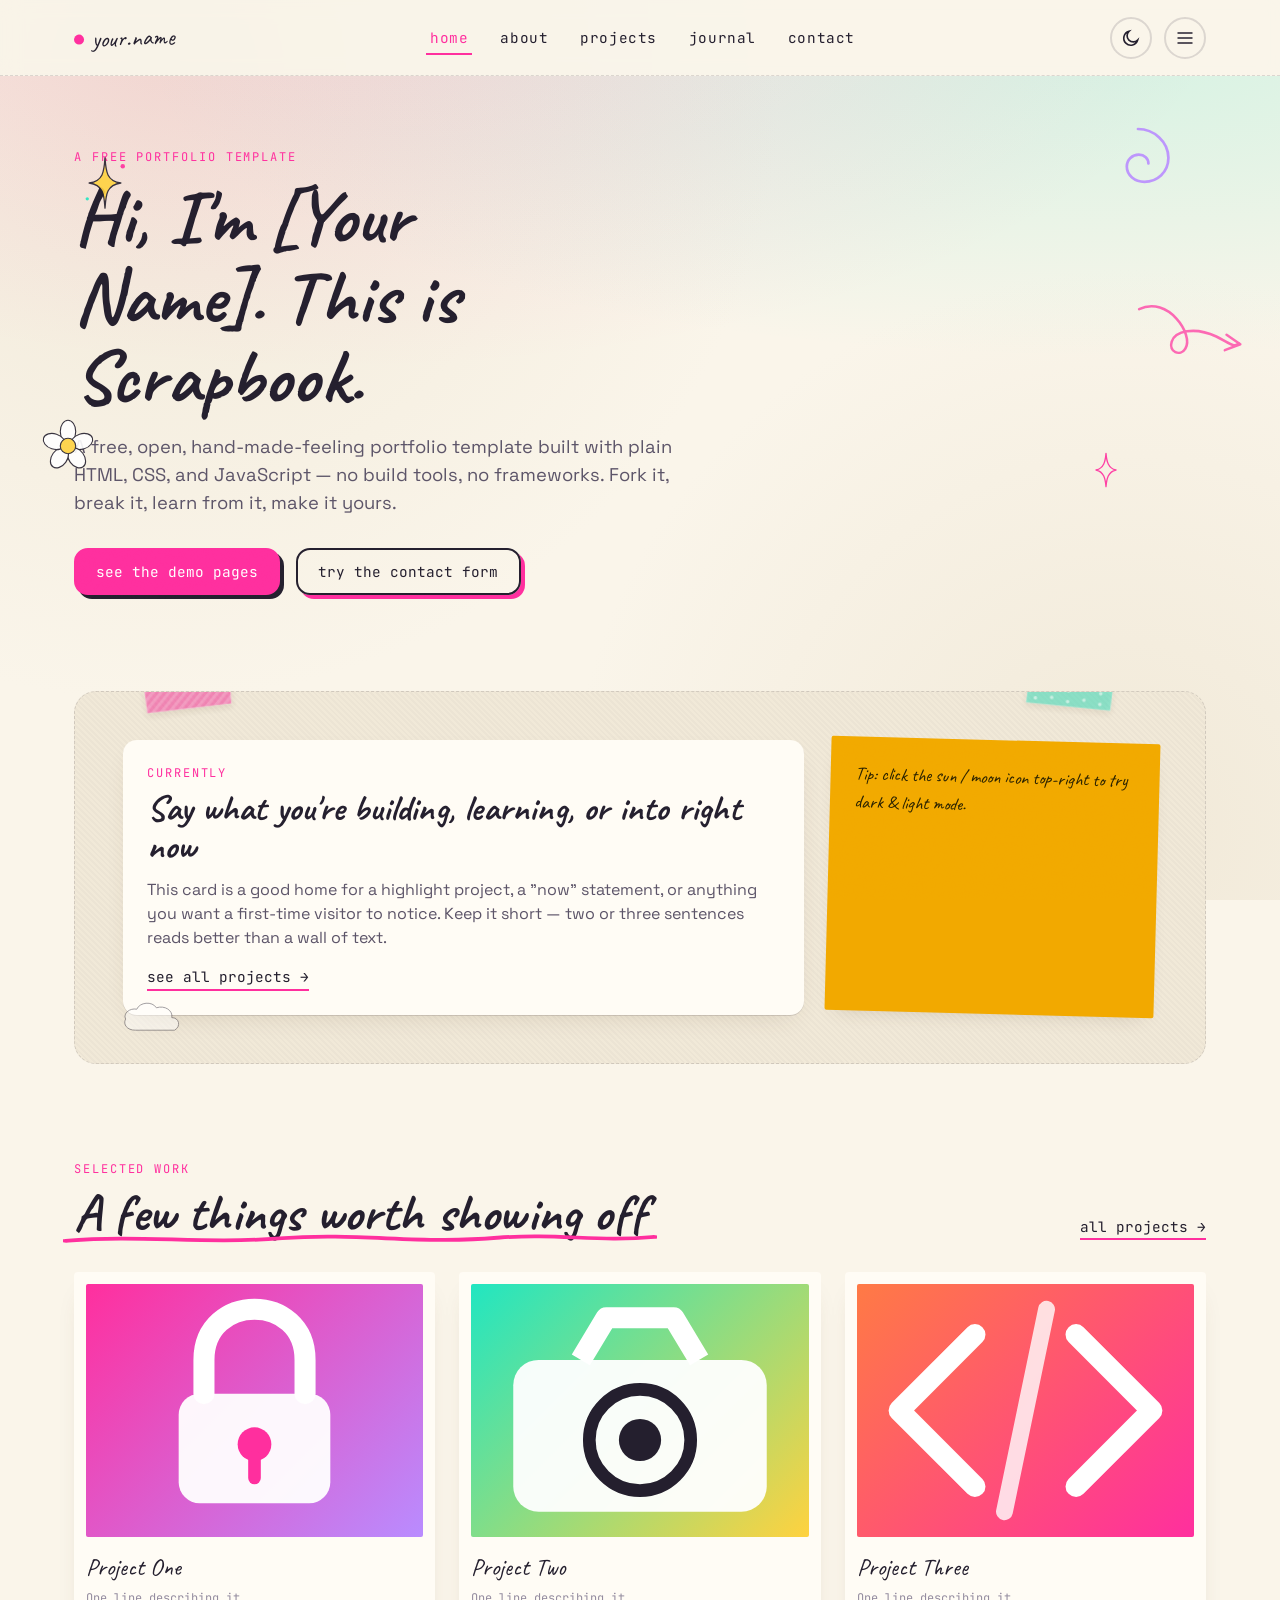
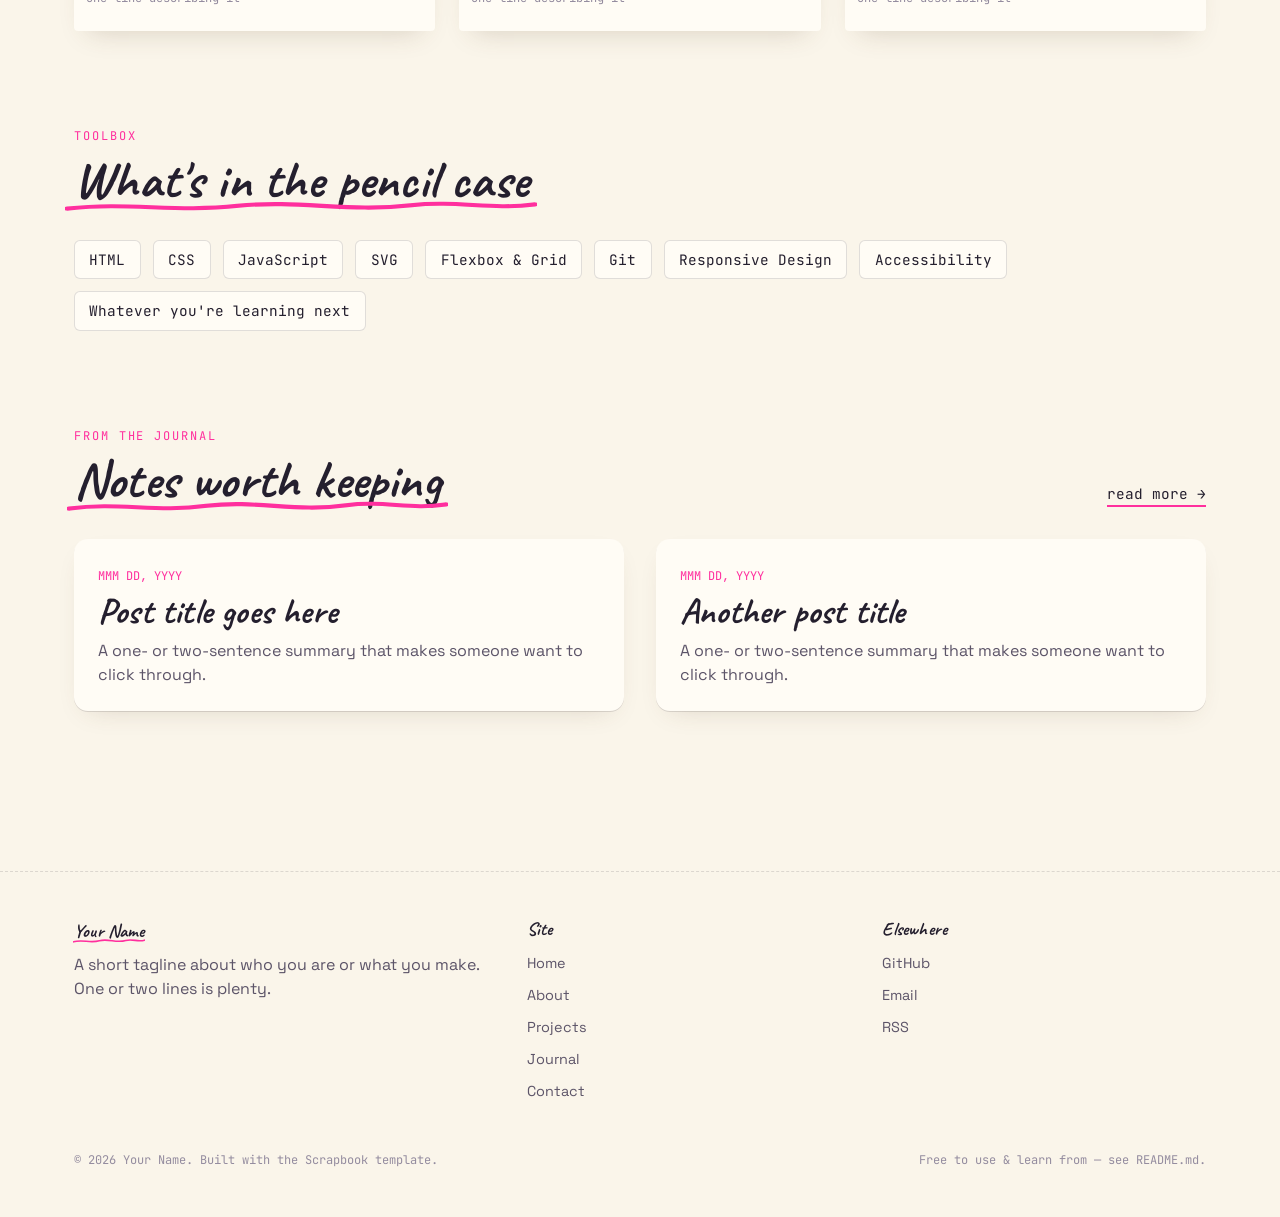
<file: index.html>
<!DOCTYPE html>
<html lang="en">
<head>
<meta charset="UTF-8">
<meta name="viewport" content="width=device-width, initial-scale=1.0">
<title>Scrapbook — Free HTML/CSS/JS Portfolio Template</title>
<meta name="description" content="Scrapbook: a free, beginner-friendly portfolio template built with plain HTML, CSS, and JavaScript. No build tools, no frameworks — just view source and learn.">

<!--
  ============================================================
  SCRAPBOOK — a learn-by-example HTML/CSS/JS template
  ============================================================
  This file is HOME. There are 4 more pages: about.html,
  projects.html, journal.html, contact.html — they all share
  the same header/nav/footer markup, so once you understand
  one page you understand all five.

  Look for comments like the one around this block — they
  mark the parts you're most likely to want to edit first.
  Everything else (layout, spacing, animation) lives in the
  css/ and js/ folders and is commented there too.
  ============================================================
-->

<!-- This tiny inline script sets the color theme BEFORE the page
     paints, so switching pages never causes a flash of the wrong
     theme. It reads the choice saved by js/theme.js. -->
<script>
  (function () {
    try {
      var saved = localStorage.getItem('scrapbook-theme');
      var theme = saved || (window.matchMedia('(prefers-color-scheme: light)').matches ? 'light' : 'dark');
      document.documentElement.setAttribute('data-theme', theme);
    } catch (e) { document.documentElement.setAttribute('data-theme', 'dark'); }
  })();
</script>

<!-- 3 Google Fonts loaded via CDN — swap these for any fonts you like.
     Just update the family names here AND in css/variables.css. -->
<link rel="preconnect" href="https://fonts.googleapis.com">
<link rel="preconnect" href="https://fonts.gstatic.com" crossorigin>
<link href="https://fonts.googleapis.com/css2?family=Caveat:wght@500;700&family=Space+Grotesk:wght@400;500;700&family=JetBrains+Mono:wght@400;500&display=swap" rel="stylesheet">

<!-- Stylesheets load in this order on purpose: reset first, then
     tokens, then everything that uses those tokens. See README.md
     for what each file is responsible for. -->
<link rel="stylesheet" href="css/reset.css">
<link rel="stylesheet" href="css/variables.css">
<link rel="stylesheet" href="css/base.css">
<link rel="stylesheet" href="css/layout.css">
<link rel="stylesheet" href="css/components.css">
<link rel="stylesheet" href="css/animations.css">
<link rel="stylesheet" href="css/themes.css">
</head>
<body data-page="home">
<a class="visually-hidden" href="#main">Skip to content</a>

<!-- ============================================================
     HEADER / NAV — identical on every page. Edit the brand text
     and links once, then copy this whole <header> + <nav> block
     into the other pages if you add or rename a section.
     ============================================================ -->
<header class="site-header">
  <div class="wrap">
    <a href="index.html" class="brand"><span class="brand-dot"></span>your.name</a>
    <nav class="nav-primary" aria-label="Primary">
      <ul>
        <li><a href="index.html" aria-current="page">home</a></li>
        <li><a href="about.html">about</a></li>
        <li><a href="projects.html">projects</a></li>
        <li><a href="journal.html">journal</a></li>
        <li><a href="contact.html">contact</a></li>
      </ul>
    </nav>
    <div class="header-tools">
      <!-- Dark/light toggle. Logic lives in js/theme.js — this button
           just needs the class "theme-toggle" to work anywhere. -->
      <button class="icon-btn theme-toggle" aria-pressed="false" aria-label="Switch to light mode">
        <svg class="icon-sun" viewBox="0 0 24 24" fill="none" stroke="currentColor" stroke-width="2"><circle cx="12" cy="12" r="4"/><path d="M12 2v2M12 20v2M4.9 4.9l1.4 1.4M17.7 17.7l1.4 1.4M2 12h2M20 12h2M4.9 19.1l1.4-1.4M17.7 6.3l1.4-1.4"/></svg>
        <svg class="icon-moon" viewBox="0 0 24 24" fill="none" stroke="currentColor" stroke-width="2"><path d="M20 14.5A8.5 8.5 0 1 1 9.5 4a7 7 0 0 0 10.5 10.5Z"/></svg>
      </button>
      <!-- Mobile menu button, hidden on desktop by css/layout.css.
           Logic lives in js/nav.js. -->
      <button class="icon-btn nav-toggle" aria-expanded="false" aria-controls="nav-drawer" aria-label="Open menu">
        <svg viewBox="0 0 24 24" fill="none" stroke="currentColor" stroke-width="2"><path d="M3 6h18M3 12h18M3 18h18"/></svg>
      </button>
    </div>
  </div>
</header>

<!-- Mobile nav drawer: full-screen overlay shown only under ~860px wide.
     Try resizing your browser to see it, or use dev tools' device toolbar. -->
<nav id="nav-drawer" class="nav-drawer" aria-label="Mobile">
  <button class="icon-btn drawer-close" aria-label="Close menu">
    <svg viewBox="0 0 24 24" fill="none" stroke="currentColor" stroke-width="2"><path d="M6 6l12 12M18 6L6 18"/></svg>
  </button>
  <ul>
    <li><a href="index.html">home</a></li>
    <li><a href="about.html">about</a></li>
    <li><a href="projects.html">projects</a></li>
    <li><a href="journal.html">journal</a></li>
    <li><a href="contact.html">contact</a></li>
  </ul>
</nav>

<main id="main">

  <!-- ============================================================
       ✏️ EDIT ME — Hero
       This is the first thing visitors see. Swap the eyebrow text,
       headline, subtext, and button labels/links for your own.
       ============================================================ -->
  <section class="page-hero" data-sparkle-trail style="position:relative;">
    <!-- Decorative SVGs. Each is just an <img> with a class for
         animation (.float, .float-slow, .spin-slow) and inline
         top/left/width to position it. Move, resize, delete, or
         swap the src for any file in assets/svg/. -->
    <img src="assets/svg/star.svg" class="doodle float" alt="" style="width:56px; top:14%; left:6%;" aria-hidden="true">
    <img src="assets/svg/flower.svg" class="doodle float-slow" alt="" style="width:60px; top:60%; left:3%;" aria-hidden="true">
    <img src="assets/svg/swirl.svg" class="doodle spin-slow" alt="" style="width:80px; top:8%; right:8%;" aria-hidden="true">
    <img src="assets/svg/star-outline.svg" class="doodle float" alt="" style="width:40px; top:66%; right:12%;" aria-hidden="true">
    <img src="assets/svg/arrow-curly.svg" class="doodle" alt="" style="width:120px; top:38%; right:2%; opacity:0.7;" aria-hidden="true">

    <div class="wrap">
      <p class="eyebrow reveal">a free portfolio template</p>
      <h1 class="reveal" style="margin-top: var(--sp-3); max-width: 16ch;">Hi, I'm [Your Name]. This is Scrapbook.</h1>
      <p class="reveal" style="margin-top: var(--sp-4); font-size: var(--fs-md); max-width: 50ch;">
        A free, open, hand-made-feeling portfolio template built with plain HTML, CSS,
        and JavaScript — no build tools, no frameworks. Fork it, break it, learn from it,
        make it yours.
      </p>
      <div class="reveal" style="margin-top: var(--sp-6); display:flex; gap: var(--sp-4); flex-wrap: wrap;">
        <a href="projects.html" class="btn btn-primary">see the demo pages</a>
        <a href="contact.html" class="btn btn-ghost">try the contact form</a>
      </div>
    </div>
  </section>

  <!-- ============================================================
       ✏️ EDIT ME — Corkboard intro
       A good spot for a "what I'm working on right now" callout.
       The sticky note on the right is just a styled <div> — see
       .sticky-note in css/components.css.
       ============================================================ -->
  <section>
    <div class="wrap">
      <div class="corkboard reveal">
        <img src="assets/svg/tape-pink.svg" class="tape" alt="" style="top:-14px; left:6%; transform: rotate(-6deg);" aria-hidden="true">
        <img src="assets/svg/tape-teal.svg" class="tape" alt="" style="top:-14px; right:8%; transform: rotate(5deg);" aria-hidden="true">
        <img src="assets/svg/cloud.svg" class="doodle float-slow" alt="" style="width:70px; bottom:6%; left:4%; opacity:0.5;" aria-hidden="true">

        <div class="grid-3">
          <div class="card tilt--1" style="grid-column: span 2;">
            <p class="eyebrow">currently</p>
            <h3 style="margin-top: var(--sp-2);">Say what you're building, learning, or into right now</h3>
            <p style="margin-top: var(--sp-3);">
              This card is a good home for a highlight project, a "now" statement, or
              anything you want a first-time visitor to notice. Keep it short — two or
              three sentences reads better than a wall of text.
            </p>
            <a href="projects.html" class="inline-link" style="display:inline-block; margin-top: var(--sp-4); font-family: var(--font-mono); font-size: var(--fs-sm);">see all projects →</a>
          </div>
          <div class="sticky-note tilt--3">
            Tip: click the sun / moon icon top-right to try dark &amp; light mode.
          </div>
        </div>
      </div>
    </div>
  </section>

  <!-- ============================================================
       ✏️ EDIT ME — Featured projects
       Each .polaroid is one project card. Duplicate the <figure>
       block to add more; delete extras to have fewer. Full project
       grid with more detail lives on projects.html.
       ============================================================ -->
  <section>
    <div class="wrap">
      <div class="section-head reveal">
        <div>
          <p class="eyebrow">selected work</p>
          <h2 class="scribble" style="margin-top: var(--sp-2);">A few things worth showing off</h2>
        </div>
        <a href="projects.html" class="inline-link" style="font-family: var(--font-mono); font-size: var(--fs-sm);">all projects →</a>
      </div>

      <div class="grid-3 reveal-stagger">
        <figure class="polaroid tilt--2">
          <div class="thumb" style="--thumb-a:#ff2f9e; --thumb-b:#b98cff;">
            <img src="assets/svg/icon-lock.svg" alt="" aria-hidden="true">
          </div>
          <figcaption>Project One</figcaption>
          <p class="cap-meta">One line describing it</p>
        </figure>
        <figure class="polaroid tilt--4">
          <div class="thumb" style="--thumb-a:#21e6c1; --thumb-b:#ffd23f;">
            <img src="assets/svg/icon-camera.svg" alt="" aria-hidden="true">
          </div>
          <figcaption>Project Two</figcaption>
          <p class="cap-meta">One line describing it</p>
        </figure>
        <figure class="polaroid tilt--1">
          <div class="thumb" style="--thumb-a:#ff7a45; --thumb-b:#ff2f9e;">
            <img src="assets/svg/icon-code.svg" alt="" aria-hidden="true">
          </div>
          <figcaption>Project Three</figcaption>
          <p class="cap-meta">One line describing it</p>
        </figure>
      </div>
    </div>
  </section>

  <!-- ============================================================
       ✏️ EDIT ME — Skills / chip cloud
       Each .chip is just a <span>. Add, remove, or reorder freely —
       the layout wraps automatically (see .chip-cloud, display:flex
       + flex-wrap in components.css).
       ============================================================ -->
  <section>
    <div class="wrap">
      <div class="section-head reveal">
        <div>
          <p class="eyebrow">toolbox</p>
          <h2 class="scribble" style="margin-top: var(--sp-2);">What's in the pencil case</h2>
        </div>
      </div>
      <div class="chip-cloud reveal-stagger">
        <span class="chip tilt--1">HTML</span>
        <span class="chip tilt--3">CSS</span>
        <span class="chip tilt--2">JavaScript</span>
        <span class="chip tilt--4">SVG</span>
        <span class="chip tilt--1">Flexbox &amp; Grid</span>
        <span class="chip tilt--5">Git</span>
        <span class="chip tilt--2">Responsive Design</span>
        <span class="chip tilt--3">Accessibility</span>
        <span class="chip tilt--1">Whatever you're learning next</span>
      </div>
    </div>
  </section>

  <!-- ============================================================
       ✏️ EDIT ME — Journal teaser
       Links to journal.html. Each .card here is one teaser; the
       full write-up would live as its own entry there.
       ============================================================ -->
  <section>
    <div class="wrap">
      <div class="section-head reveal">
        <div>
          <p class="eyebrow">from the journal</p>
          <h2 class="scribble" style="margin-top: var(--sp-2);">Notes worth keeping</h2>
        </div>
        <a href="journal.html" class="inline-link" style="font-family: var(--font-mono); font-size: var(--fs-sm);">read more →</a>
      </div>
      <div class="grid-2 reveal-stagger">
        <a class="card tilt--2" href="journal.html">
          <p class="journal-date" style="font-family: var(--font-mono); font-size: var(--fs-xs); color: var(--accent-pink);">MMM DD, YYYY</p>
          <h3 style="margin-top: var(--sp-2);">Post title goes here</h3>
          <p style="margin-top: var(--sp-2);">A one- or two-sentence summary that makes someone want to click through.</p>
        </a>
        <a class="card tilt--4" href="journal.html">
          <p class="journal-date" style="font-family: var(--font-mono); font-size: var(--fs-xs); color: var(--accent-pink);">MMM DD, YYYY</p>
          <h3 style="margin-top: var(--sp-2);">Another post title</h3>
          <p style="margin-top: var(--sp-2);">A one- or two-sentence summary that makes someone want to click through.</p>
        </a>
      </div>
    </div>
  </section>

</main>

<!-- ============================================================
     FOOTER — identical on every page, same as the header.
     ============================================================ -->
<footer class="site-footer">
  <div class="wrap">
    <div class="footer-grid">
      <div>
        <h4 class="scribble">Your Name</h4>
        <p>A short tagline about who you are or what you make. One or two lines is plenty.</p>
      </div>
      <div>
        <h4>Site</h4>
        <ul>
          <li><a href="index.html">Home</a></li>
          <li><a href="about.html">About</a></li>
          <li><a href="projects.html">Projects</a></li>
          <li><a href="journal.html">Journal</a></li>
          <li><a href="contact.html">Contact</a></li>
        </ul>
      </div>
      <div>
        <h4>Elsewhere</h4>
        <ul>
          <li><a href="https://github.com" target="_blank" rel="noopener">GitHub</a></li>
          <li><a href="mailto:hello@yourdomain.com">Email</a></li>
          <li><a href="#">RSS</a></li>
        </ul>
      </div>
    </div>
    <div class="footer-bottom">
      <span>&copy; <span id="year"></span> Your Name. Built with the Scrapbook template.</span>
      <span>Free to use &amp; learn from — see README.md.</span>
    </div>
  </div>
</footer>

<!-- Order matters a little: theme before nav/animations isn't required,
     but keeping them in this order matches the README's file list. -->
<script src="js/theme.js"></script>
<script src="js/nav.js"></script>
<script src="js/animations.js"></script>
<script src="js/main.js"></script>
</body>
</html>
</file>
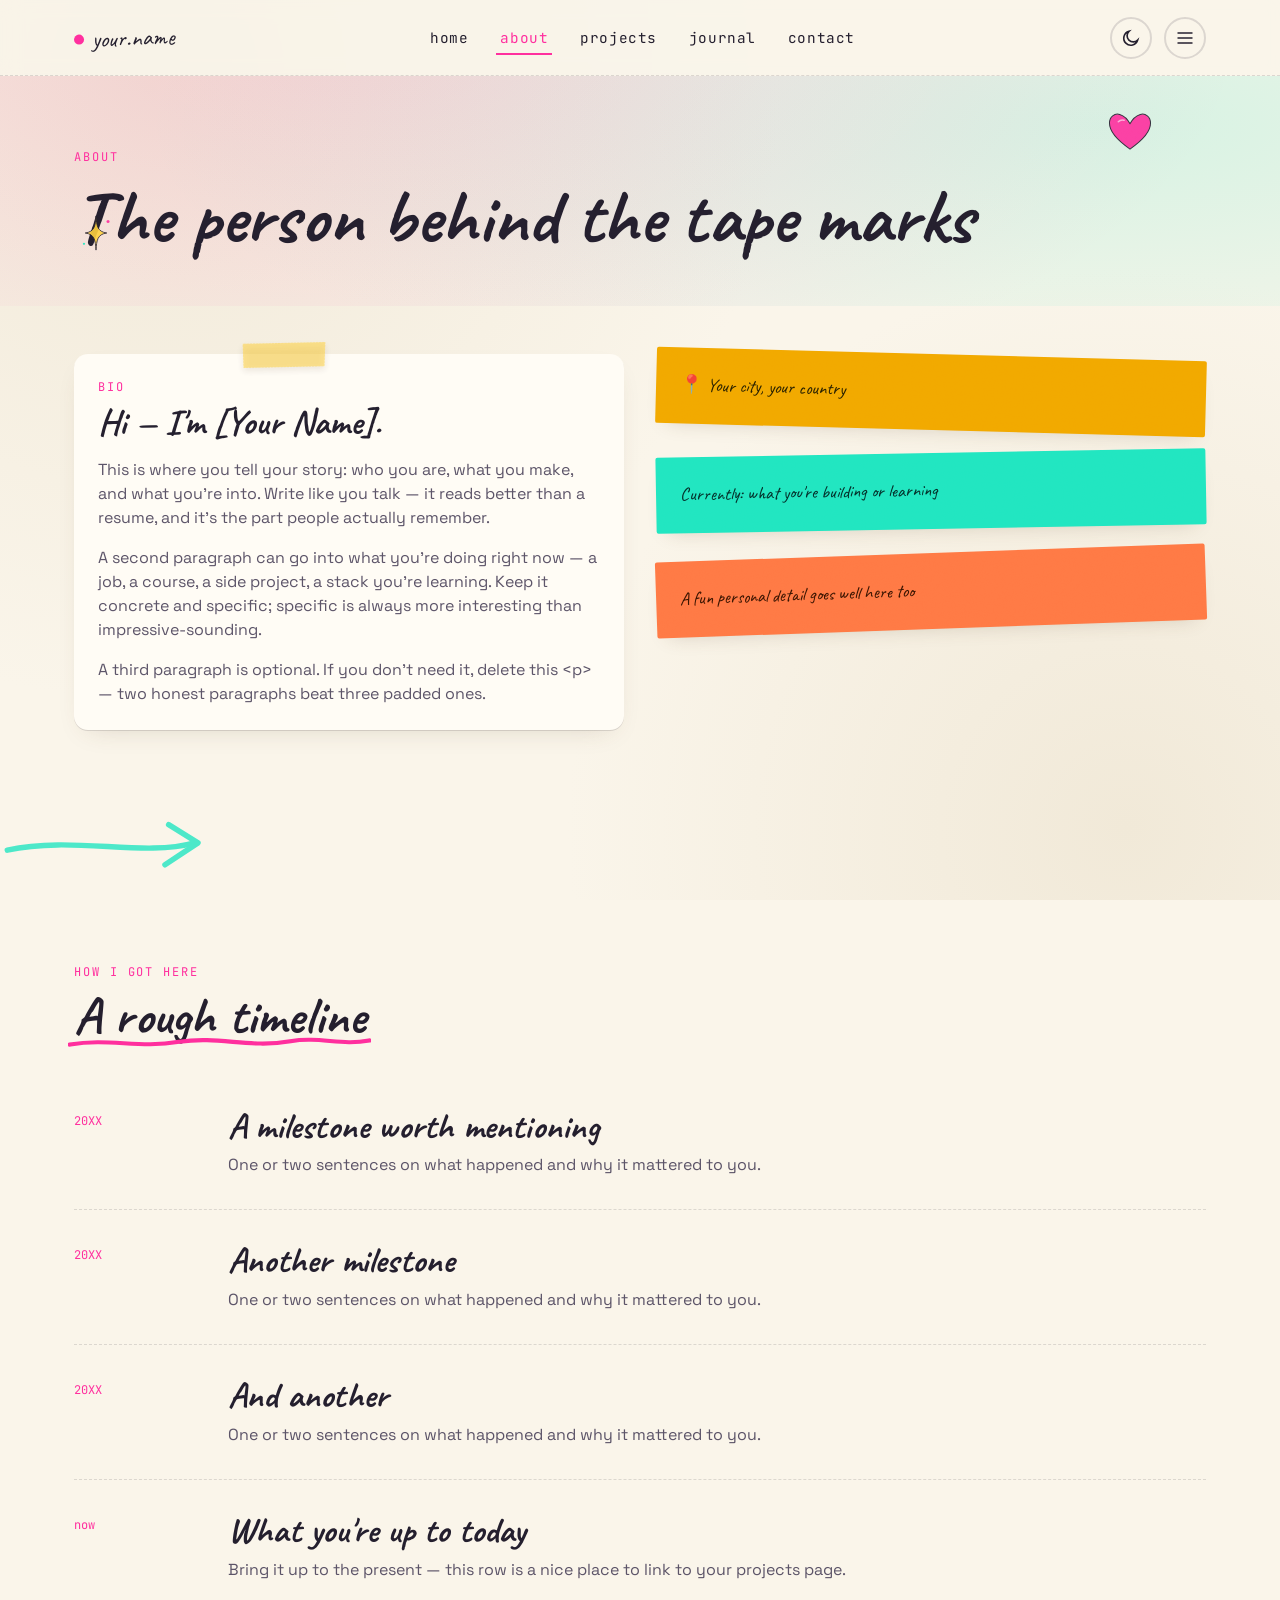
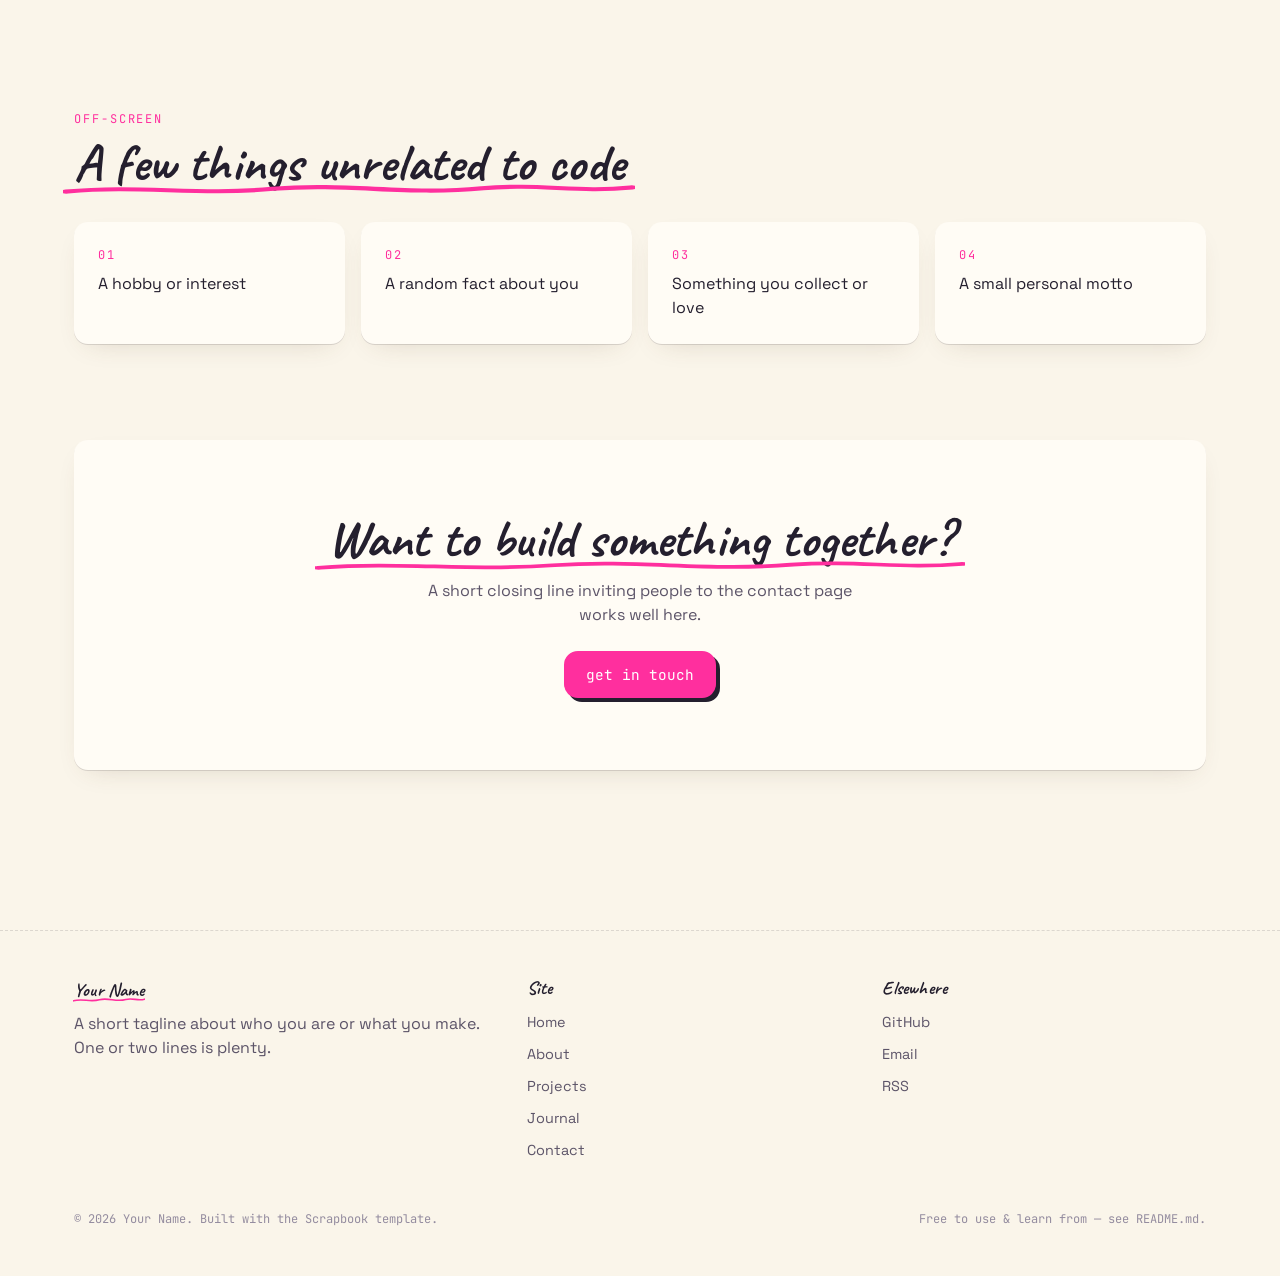
<file: about.html>
<!DOCTYPE html>
<html lang="en">
<head>
<meta charset="UTF-8">
<meta name="viewport" content="width=device-width, initial-scale=1.0">
<title>About — Scrapbook Template</title>
<meta name="description" content="About page from the Scrapbook portfolio template — a free, beginner-friendly HTML/CSS/JS starter.">

<!--
  ABOUT PAGE
  A bio, a timeline, and a grid of "fun facts" — three common
  about-page patterns you can keep, reorder, or delete.
-->

<script>
  (function () {
    try {
      var saved = localStorage.getItem('scrapbook-theme');
      var theme = saved || (window.matchMedia('(prefers-color-scheme: light)').matches ? 'light' : 'dark');
      document.documentElement.setAttribute('data-theme', theme);
    } catch (e) { document.documentElement.setAttribute('data-theme', 'dark'); }
  })();
</script>

<link rel="preconnect" href="https://fonts.googleapis.com">
<link rel="preconnect" href="https://fonts.gstatic.com" crossorigin>
<link href="https://fonts.googleapis.com/css2?family=Caveat:wght@500;700&family=Space+Grotesk:wght@400;500;700&family=JetBrains+Mono:wght@400;500&display=swap" rel="stylesheet">

<link rel="stylesheet" href="css/reset.css">
<link rel="stylesheet" href="css/variables.css">
<link rel="stylesheet" href="css/base.css">
<link rel="stylesheet" href="css/layout.css">
<link rel="stylesheet" href="css/components.css">
<link rel="stylesheet" href="css/animations.css">
<link rel="stylesheet" href="css/themes.css">
</head>
<body data-page="about">
<a class="visually-hidden" href="#main">Skip to content</a>

<header class="site-header">
  <div class="wrap">
    <a href="index.html" class="brand"><span class="brand-dot"></span>your.name</a>
    <nav class="nav-primary" aria-label="Primary">
      <ul>
        <li><a href="index.html">home</a></li>
        <li><a href="about.html" aria-current="page">about</a></li>
        <li><a href="projects.html">projects</a></li>
        <li><a href="journal.html">journal</a></li>
        <li><a href="contact.html">contact</a></li>
      </ul>
    </nav>
    <div class="header-tools">
      <button class="icon-btn theme-toggle" aria-pressed="false" aria-label="Switch to light mode">
        <svg class="icon-sun" viewBox="0 0 24 24" fill="none" stroke="currentColor" stroke-width="2"><circle cx="12" cy="12" r="4"/><path d="M12 2v2M12 20v2M4.9 4.9l1.4 1.4M17.7 17.7l1.4 1.4M2 12h2M20 12h2M4.9 19.1l1.4-1.4M17.7 6.3l1.4-1.4"/></svg>
        <svg class="icon-moon" viewBox="0 0 24 24" fill="none" stroke="currentColor" stroke-width="2"><path d="M20 14.5A8.5 8.5 0 1 1 9.5 4a7 7 0 0 0 10.5 10.5Z"/></svg>
      </button>
      <button class="icon-btn nav-toggle" aria-expanded="false" aria-controls="nav-drawer" aria-label="Open menu">
        <svg viewBox="0 0 24 24" fill="none" stroke="currentColor" stroke-width="2"><path d="M3 6h18M3 12h18M3 18h18"/></svg>
      </button>
    </div>
  </div>
</header>

<nav id="nav-drawer" class="nav-drawer" aria-label="Mobile">
  <button class="icon-btn drawer-close" aria-label="Close menu">
    <svg viewBox="0 0 24 24" fill="none" stroke="currentColor" stroke-width="2"><path d="M6 6l12 12M18 6L6 18"/></svg>
  </button>
  <ul>
    <li><a href="index.html">home</a></li>
    <li><a href="about.html">about</a></li>
    <li><a href="projects.html">projects</a></li>
    <li><a href="journal.html">journal</a></li>
    <li><a href="contact.html">contact</a></li>
  </ul>
</nav>

<main id="main">

  <section class="page-hero">
    <img src="assets/svg/heart.svg" class="doodle float" alt="" style="width:44px; top:16%; right:10%;" aria-hidden="true">
    <img src="assets/svg/star.svg" class="doodle float-slow" alt="" style="width:38px; top:60%; left:6%;" aria-hidden="true">
    <div class="wrap">
      <p class="eyebrow reveal">about</p>
      <h1 class="reveal" style="margin-top: var(--sp-3);">The person behind the tape marks</h1>
    </div>
  </section>

  <!-- ✏️ EDIT ME — Bio. Two or three short paragraphs beat one long one. -->
  <section>
    <div class="wrap grid-2 reveal">
      <div class="card tilt--1">
        <img src="assets/svg/tape-yellow.svg" class="tape" alt="" style="top:-16px; left:30%;" aria-hidden="true">
        <p class="eyebrow">bio</p>
        <h2 style="margin-top: var(--sp-2); font-size: var(--fs-xl);">Hi — I'm [Your Name].</h2>
        <p style="margin-top: var(--sp-4);">
          This is where you tell your story: who you are, what you make, and what you're
          into. Write like you talk — it reads better than a resume, and it's the part
          people actually remember.
        </p>
        <p style="margin-top: var(--sp-4);">
          A second paragraph can go into what you're doing right now — a job, a course,
          a side project, a stack you're learning. Keep it concrete and specific;
          specific is always more interesting than impressive-sounding.
        </p>
        <p style="margin-top: var(--sp-4);">
          A third paragraph is optional. If you don't need it, delete this &lt;p&gt; —
          two honest paragraphs beat three padded ones.
        </p>
      </div>

      <div style="display:flex; flex-direction:column; gap: var(--sp-5);">
        <div class="sticky-note tilt--3">📍 Your city, your country</div>
        <div class="sticky-note tilt--5" style="background: var(--accent-teal); color:#04302a;">Currently: what you're building or learning</div>
        <div class="sticky-note tilt--2" style="background: var(--accent-orange); color:#3a1400;">A fun personal detail goes well here too</div>
      </div>
    </div>
  </section>

  <img src="assets/svg/arrow-straight.svg" class="doodle-divider" alt="" aria-hidden="true">

  <!-- ✏️ EDIT ME — Timeline. Each .journal-entry is one milestone.
       Duplicate the block to add a row, delete to remove one. -->
  <section>
    <div class="wrap">
      <div class="section-head reveal">
        <div>
          <p class="eyebrow">how I got here</p>
          <h2 class="scribble" style="margin-top: var(--sp-2);">A rough timeline</h2>
        </div>
      </div>

      <div class="reveal-stagger" style="display:flex; flex-direction:column; gap: 0;">
        <div class="journal-entry">
          <span class="journal-date">20XX</span>
          <div>
            <h3>A milestone worth mentioning</h3>
            <p>One or two sentences on what happened and why it mattered to you.</p>
          </div>
        </div>
        <div class="journal-entry">
          <span class="journal-date">20XX</span>
          <div>
            <h3>Another milestone</h3>
            <p>One or two sentences on what happened and why it mattered to you.</p>
          </div>
        </div>
        <div class="journal-entry">
          <span class="journal-date">20XX</span>
          <div>
            <h3>And another</h3>
            <p>One or two sentences on what happened and why it mattered to you.</p>
          </div>
        </div>
        <div class="journal-entry">
          <span class="journal-date">now</span>
          <div>
            <h3>What you're up to today</h3>
            <p>Bring it up to the present — this row is a nice place to link to your projects page.</p>
          </div>
        </div>
      </div>
    </div>
  </section>

  <!-- ✏️ EDIT ME — Fun facts grid. Purely optional personality section. -->
  <section>
    <div class="wrap">
      <div class="section-head reveal">
        <div>
          <p class="eyebrow">off-screen</p>
          <h2 class="scribble" style="margin-top: var(--sp-2);">A few things unrelated to code</h2>
        </div>
      </div>
      <div class="grid-4 reveal-stagger">
        <div class="card tilt--2"><p class="eyebrow">01</p><p style="margin-top:var(--sp-2); color: var(--ink);">A hobby or interest</p></div>
        <div class="card tilt--4"><p class="eyebrow">02</p><p style="margin-top:var(--sp-2); color: var(--ink);">A random fact about you</p></div>
        <div class="card tilt--1"><p class="eyebrow">03</p><p style="margin-top:var(--sp-2); color: var(--ink);">Something you collect or love</p></div>
        <div class="card tilt--3"><p class="eyebrow">04</p><p style="margin-top:var(--sp-2); color: var(--ink);">A small personal motto</p></div>
      </div>
    </div>
  </section>

  <section>
    <div class="wrap">
      <div class="card reveal" style="text-align:center; padding: var(--sp-8);">
        <h2 class="scribble">Want to build something together?</h2>
        <p style="margin: var(--sp-3) auto 0; max-width: 46ch;">A short closing line inviting people to the contact page works well here.</p>
        <a href="contact.html" class="btn btn-primary" style="margin-top: var(--sp-5);">get in touch</a>
      </div>
    </div>
  </section>

</main>

<footer class="site-footer">
  <div class="wrap">
    <div class="footer-grid">
      <div>
        <h4 class="scribble">Your Name</h4>
        <p>A short tagline about who you are or what you make. One or two lines is plenty.</p>
      </div>
      <div>
        <h4>Site</h4>
        <ul>
          <li><a href="index.html">Home</a></li>
          <li><a href="about.html">About</a></li>
          <li><a href="projects.html">Projects</a></li>
          <li><a href="journal.html">Journal</a></li>
          <li><a href="contact.html">Contact</a></li>
        </ul>
      </div>
      <div>
        <h4>Elsewhere</h4>
        <ul>
          <li><a href="https://github.com" target="_blank" rel="noopener">GitHub</a></li>
          <li><a href="mailto:hello@yourdomain.com">Email</a></li>
          <li><a href="#">RSS</a></li>
        </ul>
      </div>
    </div>
    <div class="footer-bottom">
      <span>&copy; <span id="year"></span> Your Name. Built with the Scrapbook template.</span>
      <span>Free to use &amp; learn from — see README.md.</span>
    </div>
  </div>
</footer>

<script src="js/theme.js"></script>
<script src="js/nav.js"></script>
<script src="js/animations.js"></script>
<script src="js/main.js"></script>
</body>
</html>
</file>
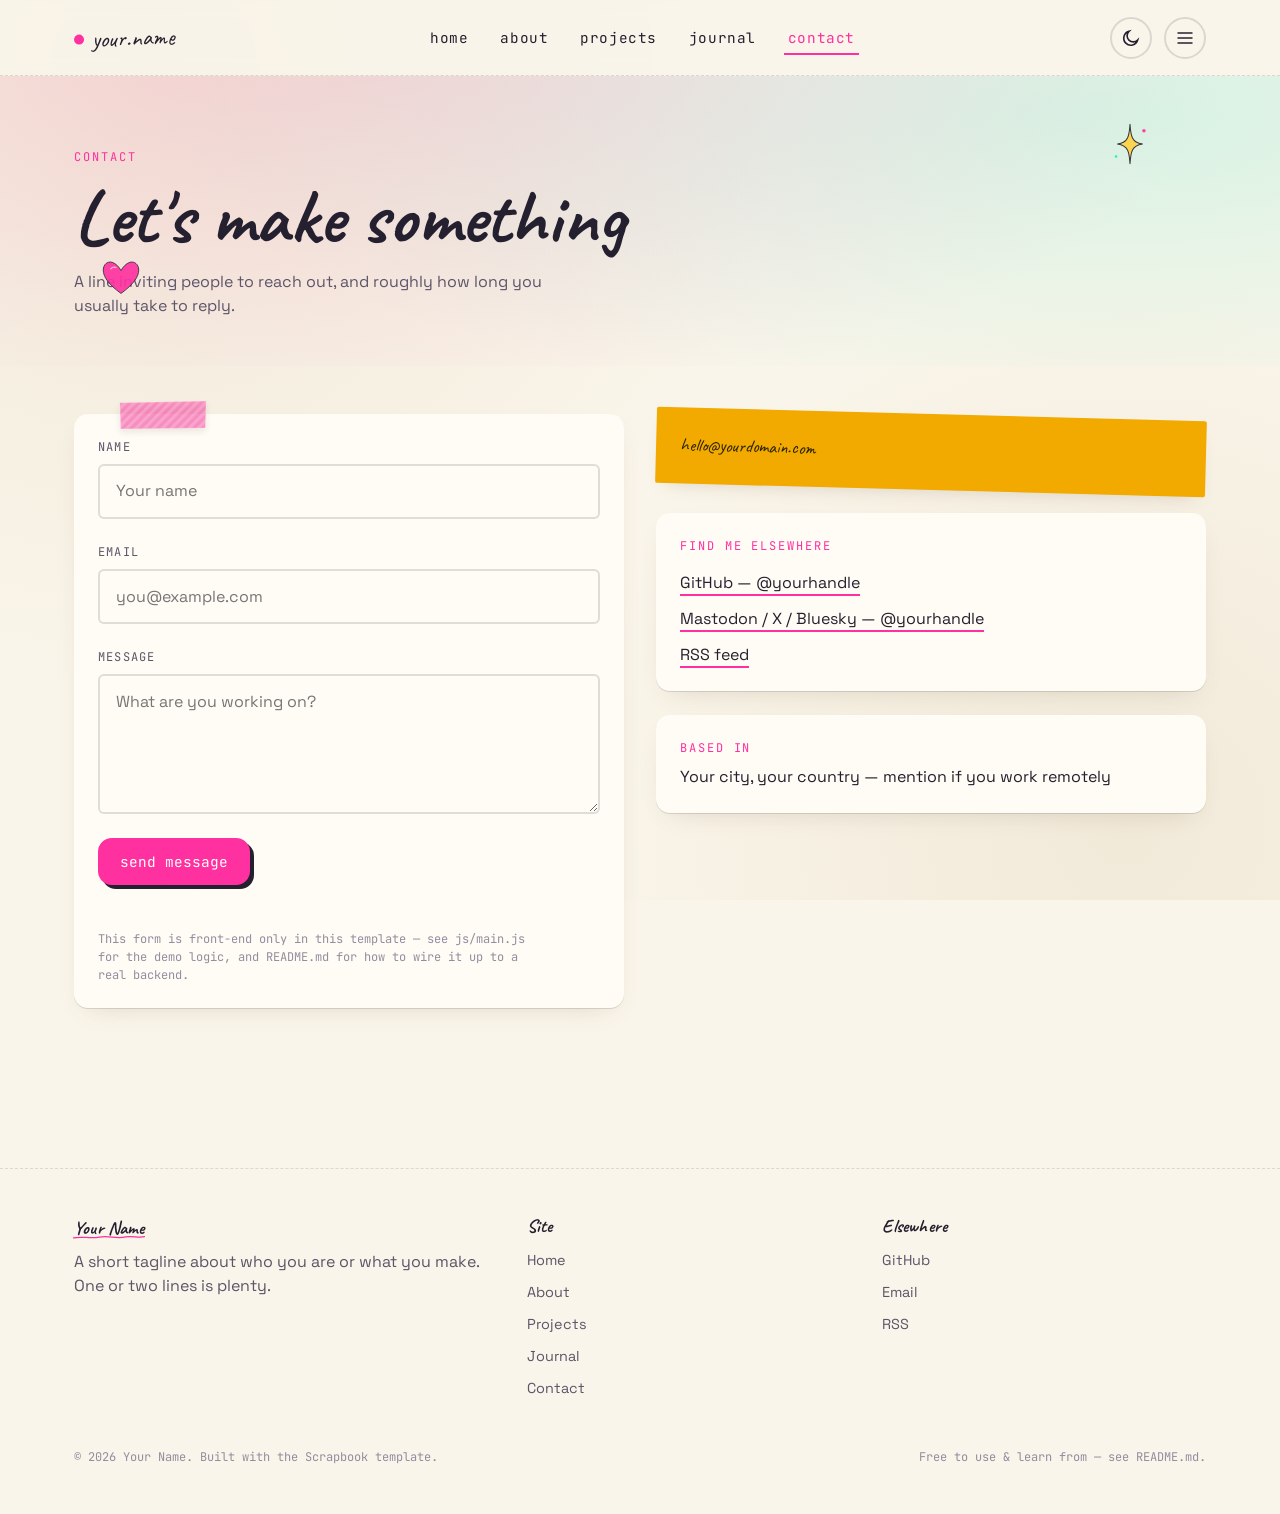
<file: contact.html>
<!DOCTYPE html>
<html lang="en">
<head>
<meta charset="UTF-8">
<meta name="viewport" content="width=device-width, initial-scale=1.0">
<title>Contact — Scrapbook Template</title>
<meta name="description" content="Contact page from the Scrapbook portfolio template — a free, beginner-friendly HTML/CSS/JS starter.">

<!--
  CONTACT PAGE
  A plain HTML form (no backend attached) plus a couple of static
  "find me elsewhere" cards. Good page to study if you're learning
  form markup: labels, input types, required fields, and how
  js/main.js listens for the submit event.
-->

<script>
  (function () {
    try {
      var saved = localStorage.getItem('scrapbook-theme');
      var theme = saved || (window.matchMedia('(prefers-color-scheme: light)').matches ? 'light' : 'dark');
      document.documentElement.setAttribute('data-theme', theme);
    } catch (e) { document.documentElement.setAttribute('data-theme', 'dark'); }
  })();
</script>

<link rel="preconnect" href="https://fonts.googleapis.com">
<link rel="preconnect" href="https://fonts.gstatic.com" crossorigin>
<link href="https://fonts.googleapis.com/css2?family=Caveat:wght@500;700&family=Space+Grotesk:wght@400;500;700&family=JetBrains+Mono:wght@400;500&display=swap" rel="stylesheet">

<link rel="stylesheet" href="css/reset.css">
<link rel="stylesheet" href="css/variables.css">
<link rel="stylesheet" href="css/base.css">
<link rel="stylesheet" href="css/layout.css">
<link rel="stylesheet" href="css/components.css">
<link rel="stylesheet" href="css/animations.css">
<link rel="stylesheet" href="css/themes.css">
</head>
<body data-page="contact">
<a class="visually-hidden" href="#main">Skip to content</a>

<header class="site-header">
  <div class="wrap">
    <a href="index.html" class="brand"><span class="brand-dot"></span>your.name</a>
    <nav class="nav-primary" aria-label="Primary">
      <ul>
        <li><a href="index.html">home</a></li>
        <li><a href="about.html">about</a></li>
        <li><a href="projects.html">projects</a></li>
        <li><a href="journal.html">journal</a></li>
        <li><a href="contact.html" aria-current="page">contact</a></li>
      </ul>
    </nav>
    <div class="header-tools">
      <button class="icon-btn theme-toggle" aria-pressed="false" aria-label="Switch to light mode">
        <svg class="icon-sun" viewBox="0 0 24 24" fill="none" stroke="currentColor" stroke-width="2"><circle cx="12" cy="12" r="4"/><path d="M12 2v2M12 20v2M4.9 4.9l1.4 1.4M17.7 17.7l1.4 1.4M2 12h2M20 12h2M4.9 19.1l1.4-1.4M17.7 6.3l1.4-1.4"/></svg>
        <svg class="icon-moon" viewBox="0 0 24 24" fill="none" stroke="currentColor" stroke-width="2"><path d="M20 14.5A8.5 8.5 0 1 1 9.5 4a7 7 0 0 0 10.5 10.5Z"/></svg>
      </button>
      <button class="icon-btn nav-toggle" aria-expanded="false" aria-controls="nav-drawer" aria-label="Open menu">
        <svg viewBox="0 0 24 24" fill="none" stroke="currentColor" stroke-width="2"><path d="M3 6h18M3 12h18M3 18h18"/></svg>
      </button>
    </div>
  </div>
</header>

<nav id="nav-drawer" class="nav-drawer" aria-label="Mobile">
  <button class="icon-btn drawer-close" aria-label="Close menu">
    <svg viewBox="0 0 24 24" fill="none" stroke="currentColor" stroke-width="2"><path d="M6 6l12 12M18 6L6 18"/></svg>
  </button>
  <ul>
    <li><a href="index.html">home</a></li>
    <li><a href="about.html">about</a></li>
    <li><a href="projects.html">projects</a></li>
    <li><a href="journal.html">journal</a></li>
    <li><a href="contact.html">contact</a></li>
  </ul>
</nav>

<main id="main">

  <section class="page-hero">
    <img src="assets/svg/star.svg" class="doodle float" alt="" style="width:44px; top:16%; right:10%;" aria-hidden="true">
    <img src="assets/svg/heart.svg" class="doodle float-slow" alt="" style="width:38px; top:64%; left:8%;" aria-hidden="true">
    <div class="wrap">
      <p class="eyebrow reveal">contact</p>
      <h1 class="reveal" style="margin-top: var(--sp-3);">Let's make something</h1>
      <p class="reveal" style="margin-top: var(--sp-3); max-width: 50ch;">
        A line inviting people to reach out, and roughly how long you usually take
        to reply.
      </p>
    </div>
  </section>

  <section>
    <div class="wrap grid-2" style="align-items:start;">

      <!-- ✏️ EDIT ME — Contact form. This form doesn't send anywhere yet:
           js/main.js listens for "submit" and shows a fake success message
           so you can see the interaction. Point the form at your own
           backend, a form service (Formspree, Getform, etc.), or a
           serverless function when you're ready, and delete the demo
           setTimeout in js/main.js. -->
      <form id="contact-form" class="card reveal tilt--1" novalidate style="position:relative;">
        <img src="assets/svg/tape-pink.svg" class="tape" alt="" style="top:-16px; left:8%;" aria-hidden="true">

        <div class="field">
          <label for="name">Name</label>
          <input type="text" id="name" name="name" required autocomplete="name" placeholder="Your name">
        </div>
        <div class="field">
          <label for="email">Email</label>
          <input type="email" id="email" name="email" required autocomplete="email" placeholder="you@example.com">
        </div>
        <div class="field">
          <label for="message">Message</label>
          <textarea id="message" name="message" required placeholder="What are you working on?"></textarea>
        </div>
        <button type="submit" class="btn btn-primary">send message</button>
        <p class="form-status" id="form-status" role="status" aria-live="polite"></p>
        <p class="form-note" style="margin-top: var(--sp-3);">
          This form is front-end only in this template — see js/main.js for the
          demo logic, and README.md for how to wire it up to a real backend.
        </p>
      </form>

      <div class="reveal" style="display:flex; flex-direction:column; gap: var(--sp-5);">
        <div class="sticky-note tilt--3">
          hello@yourdomain.com
        </div>
        <div class="card tilt--2">
          <p class="eyebrow">find me elsewhere</p>
          <ul style="margin-top: var(--sp-4); display:flex; flex-direction:column; gap: var(--sp-3);">
            <li><a class="inline-link" href="https://github.com" target="_blank" rel="noopener">GitHub — @yourhandle</a></li>
            <li><a class="inline-link" href="#">Mastodon / X / Bluesky — @yourhandle</a></li>
            <li><a class="inline-link" href="#">RSS feed</a></li>
          </ul>
        </div>
        <div class="card tilt--4">
          <p class="eyebrow">based in</p>
          <p style="margin-top: var(--sp-2); color: var(--ink);">Your city, your country — mention if you work remotely</p>
        </div>
      </div>

    </div>
  </section>

</main>

<footer class="site-footer">
  <div class="wrap">
    <div class="footer-grid">
      <div>
        <h4 class="scribble">Your Name</h4>
        <p>A short tagline about who you are or what you make. One or two lines is plenty.</p>
      </div>
      <div>
        <h4>Site</h4>
        <ul>
          <li><a href="index.html">Home</a></li>
          <li><a href="about.html">About</a></li>
          <li><a href="projects.html">Projects</a></li>
          <li><a href="journal.html">Journal</a></li>
          <li><a href="contact.html">Contact</a></li>
        </ul>
      </div>
      <div>
        <h4>Elsewhere</h4>
        <ul>
          <li><a href="https://github.com" target="_blank" rel="noopener">GitHub</a></li>
          <li><a href="mailto:hello@yourdomain.com">Email</a></li>
          <li><a href="#">RSS</a></li>
        </ul>
      </div>
    </div>
    <div class="footer-bottom">
      <span>&copy; <span id="year"></span> Your Name. Built with the Scrapbook template.</span>
      <span>Free to use &amp; learn from — see README.md.</span>
    </div>
  </div>
</footer>

<script src="js/theme.js"></script>
<script src="js/nav.js"></script>
<script src="js/animations.js"></script>
<script src="js/main.js"></script>
</body>
</html>
</file>
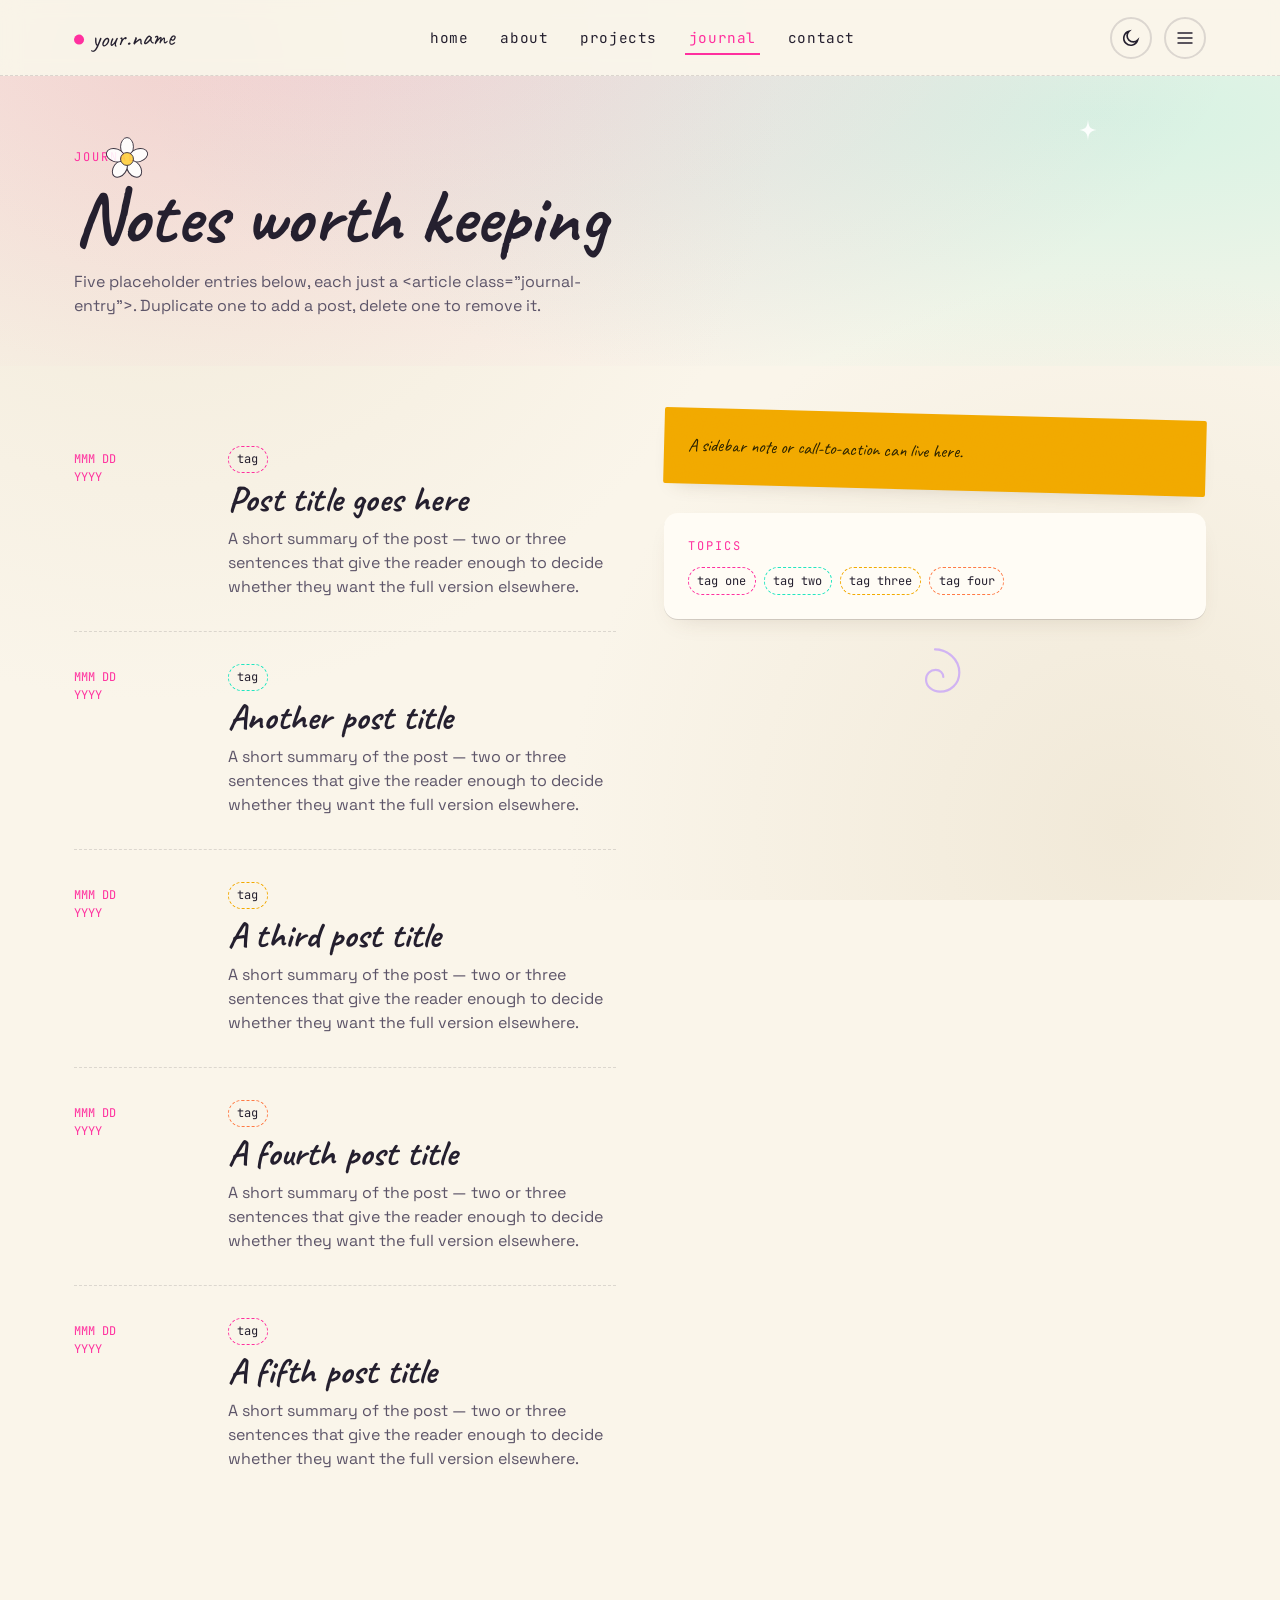
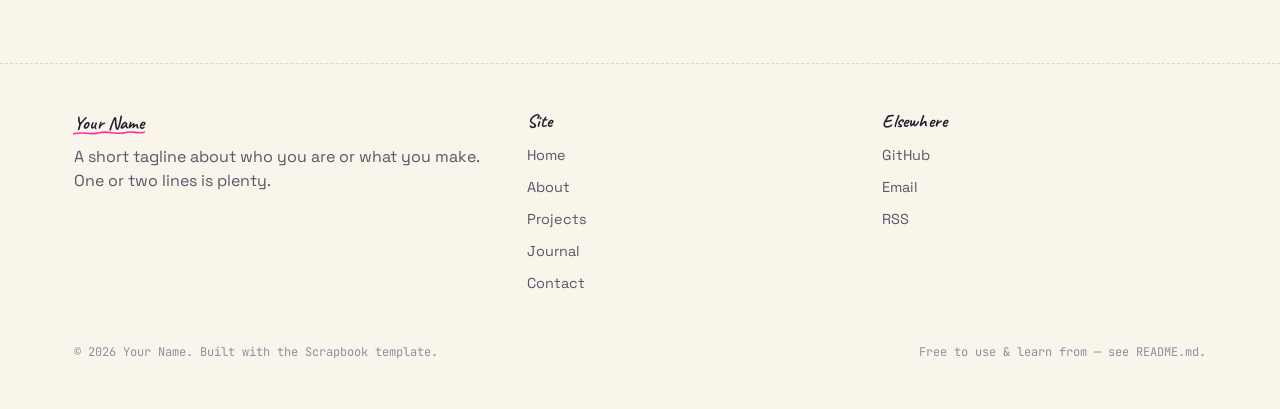
<file: journal.html>
<!DOCTYPE html>
<html lang="en">
<head>
<meta charset="UTF-8">
<meta name="viewport" content="width=device-width, initial-scale=1.0">
<title>Journal — Scrapbook Template</title>
<meta name="description" content="Journal page from the Scrapbook portfolio template — a free, beginner-friendly HTML/CSS/JS starter.">

<!--
  JOURNAL PAGE
  A simple blog-style list: date + tag + title + summary, repeated.
  There's no pagination or CMS here on purpose — it's plain HTML so
  you can see exactly how a list of posts is put together. When
  you're ready to add real posts regularly, this page is a good
  candidate for a static site generator, but you don't need one to
  start.
-->

<script>
  (function () {
    try {
      var saved = localStorage.getItem('scrapbook-theme');
      var theme = saved || (window.matchMedia('(prefers-color-scheme: light)').matches ? 'light' : 'dark');
      document.documentElement.setAttribute('data-theme', theme);
    } catch (e) { document.documentElement.setAttribute('data-theme', 'dark'); }
  })();
</script>

<link rel="preconnect" href="https://fonts.googleapis.com">
<link rel="preconnect" href="https://fonts.gstatic.com" crossorigin>
<link href="https://fonts.googleapis.com/css2?family=Caveat:wght@500;700&family=Space+Grotesk:wght@400;500;700&family=JetBrains+Mono:wght@400;500&display=swap" rel="stylesheet">

<link rel="stylesheet" href="css/reset.css">
<link rel="stylesheet" href="css/variables.css">
<link rel="stylesheet" href="css/base.css">
<link rel="stylesheet" href="css/layout.css">
<link rel="stylesheet" href="css/components.css">
<link rel="stylesheet" href="css/animations.css">
<link rel="stylesheet" href="css/themes.css">
</head>
<body data-page="journal">
<a class="visually-hidden" href="#main">Skip to content</a>

<header class="site-header">
  <div class="wrap">
    <a href="index.html" class="brand"><span class="brand-dot"></span>your.name</a>
    <nav class="nav-primary" aria-label="Primary">
      <ul>
        <li><a href="index.html">home</a></li>
        <li><a href="about.html">about</a></li>
        <li><a href="projects.html">projects</a></li>
        <li><a href="journal.html" aria-current="page">journal</a></li>
        <li><a href="contact.html">contact</a></li>
      </ul>
    </nav>
    <div class="header-tools">
      <button class="icon-btn theme-toggle" aria-pressed="false" aria-label="Switch to light mode">
        <svg class="icon-sun" viewBox="0 0 24 24" fill="none" stroke="currentColor" stroke-width="2"><circle cx="12" cy="12" r="4"/><path d="M12 2v2M12 20v2M4.9 4.9l1.4 1.4M17.7 17.7l1.4 1.4M2 12h2M20 12h2M4.9 19.1l1.4-1.4M17.7 6.3l1.4-1.4"/></svg>
        <svg class="icon-moon" viewBox="0 0 24 24" fill="none" stroke="currentColor" stroke-width="2"><path d="M20 14.5A8.5 8.5 0 1 1 9.5 4a7 7 0 0 0 10.5 10.5Z"/></svg>
      </button>
      <button class="icon-btn nav-toggle" aria-expanded="false" aria-controls="nav-drawer" aria-label="Open menu">
        <svg viewBox="0 0 24 24" fill="none" stroke="currentColor" stroke-width="2"><path d="M3 6h18M3 12h18M3 18h18"/></svg>
      </button>
    </div>
  </div>
</header>

<nav id="nav-drawer" class="nav-drawer" aria-label="Mobile">
  <button class="icon-btn drawer-close" aria-label="Close menu">
    <svg viewBox="0 0 24 24" fill="none" stroke="currentColor" stroke-width="2"><path d="M6 6l12 12M18 6L6 18"/></svg>
  </button>
  <ul>
    <li><a href="index.html">home</a></li>
    <li><a href="about.html">about</a></li>
    <li><a href="projects.html">projects</a></li>
    <li><a href="journal.html">journal</a></li>
    <li><a href="contact.html">contact</a></li>
  </ul>
</nav>

<main id="main">

  <section class="page-hero">
    <img src="assets/svg/flower.svg" class="doodle float" alt="" style="width:50px; top:20%; left:8%;" aria-hidden="true">
    <img src="assets/svg/sparkle-mini.svg" class="doodle float-slow" alt="" style="width:26px; top:14%; right:14%;" aria-hidden="true">
    <div class="wrap">
      <p class="eyebrow reveal">journal</p>
      <h1 class="reveal" style="margin-top: var(--sp-3);">Notes worth keeping</h1>
      <p class="reveal" style="margin-top: var(--sp-3); max-width: 52ch;">
        Five placeholder entries below, each just a &lt;article class="journal-entry"&gt;.
        Duplicate one to add a post, delete one to remove it.
      </p>
    </div>
  </section>

  <!-- ✏️ EDIT ME — Journal list. Each .journal-entry pairs a date with
       a tag, title, and short summary. The sidebar on the right is
       "position: sticky" so it stays in view while you scroll the list. -->
  <section>
    <div class="wrap grid-2" style="align-items:start; gap: var(--sp-7);">

      <div class="reveal-stagger" style="display:flex; flex-direction:column;">

        <article class="journal-entry">
          <span class="journal-date">MMM DD<br>YYYY</span>
          <div>
            <p class="tag tag--pink" style="display:inline-block;">tag</p>
            <h3 style="margin-top: var(--sp-2);">Post title goes here</h3>
            <p style="margin-top: var(--sp-2);">
              A short summary of the post — two or three sentences that give the reader
              enough to decide whether they want the full version elsewhere.
            </p>
          </div>
        </article>

        <article class="journal-entry">
          <span class="journal-date">MMM DD<br>YYYY</span>
          <div>
            <p class="tag" style="display:inline-block;">tag</p>
            <h3 style="margin-top: var(--sp-2);">Another post title</h3>
            <p style="margin-top: var(--sp-2);">
              A short summary of the post — two or three sentences that give the reader
              enough to decide whether they want the full version elsewhere.
            </p>
          </div>
        </article>

        <article class="journal-entry">
          <span class="journal-date">MMM DD<br>YYYY</span>
          <div>
            <p class="tag tag--yellow" style="display:inline-block;">tag</p>
            <h3 style="margin-top: var(--sp-2);">A third post title</h3>
            <p style="margin-top: var(--sp-2);">
              A short summary of the post — two or three sentences that give the reader
              enough to decide whether they want the full version elsewhere.
            </p>
          </div>
        </article>

        <article class="journal-entry">
          <span class="journal-date">MMM DD<br>YYYY</span>
          <div>
            <p class="tag tag--orange" style="display:inline-block;">tag</p>
            <h3 style="margin-top: var(--sp-2);">A fourth post title</h3>
            <p style="margin-top: var(--sp-2);">
              A short summary of the post — two or three sentences that give the reader
              enough to decide whether they want the full version elsewhere.
            </p>
          </div>
        </article>

        <article class="journal-entry">
          <span class="journal-date">MMM DD<br>YYYY</span>
          <div>
            <p class="tag tag--pink" style="display:inline-block;">tag</p>
            <h3 style="margin-top: var(--sp-2);">A fifth post title</h3>
            <p style="margin-top: var(--sp-2);">
              A short summary of the post — two or three sentences that give the reader
              enough to decide whether they want the full version elsewhere.
            </p>
          </div>
        </article>

      </div>

      <aside style="position:sticky; top: calc(var(--header-height) + 24px); display:flex; flex-direction:column; gap: var(--sp-5);">
        <div class="sticky-note tilt--3">
          A sidebar note or call-to-action can live here.
        </div>
        <div class="card tilt--1">
          <p class="eyebrow">topics</p>
          <div class="tag-row" style="margin-top: var(--sp-3);">
            <span class="tag tag--pink">tag one</span>
            <span class="tag">tag two</span>
            <span class="tag tag--yellow">tag three</span>
            <span class="tag tag--orange">tag four</span>
          </div>
        </div>
        <img src="assets/svg/swirl.svg" class="float-slow" alt="" style="width:64px; align-self:center; opacity:0.6;" aria-hidden="true">
      </aside>

    </div>
  </section>

</main>

<footer class="site-footer">
  <div class="wrap">
    <div class="footer-grid">
      <div>
        <h4 class="scribble">Your Name</h4>
        <p>A short tagline about who you are or what you make. One or two lines is plenty.</p>
      </div>
      <div>
        <h4>Site</h4>
        <ul>
          <li><a href="index.html">Home</a></li>
          <li><a href="about.html">About</a></li>
          <li><a href="projects.html">Projects</a></li>
          <li><a href="journal.html">Journal</a></li>
          <li><a href="contact.html">Contact</a></li>
        </ul>
      </div>
      <div>
        <h4>Elsewhere</h4>
        <ul>
          <li><a href="https://github.com" target="_blank" rel="noopener">GitHub</a></li>
          <li><a href="mailto:hello@yourdomain.com">Email</a></li>
          <li><a href="#">RSS</a></li>
        </ul>
      </div>
    </div>
    <div class="footer-bottom">
      <span>&copy; <span id="year"></span> Your Name. Built with the Scrapbook template.</span>
      <span>Free to use &amp; learn from — see README.md.</span>
    </div>
  </div>
</footer>

<script src="js/theme.js"></script>
<script src="js/nav.js"></script>
<script src="js/animations.js"></script>
<script src="js/main.js"></script>
</body>
</html>
</file>
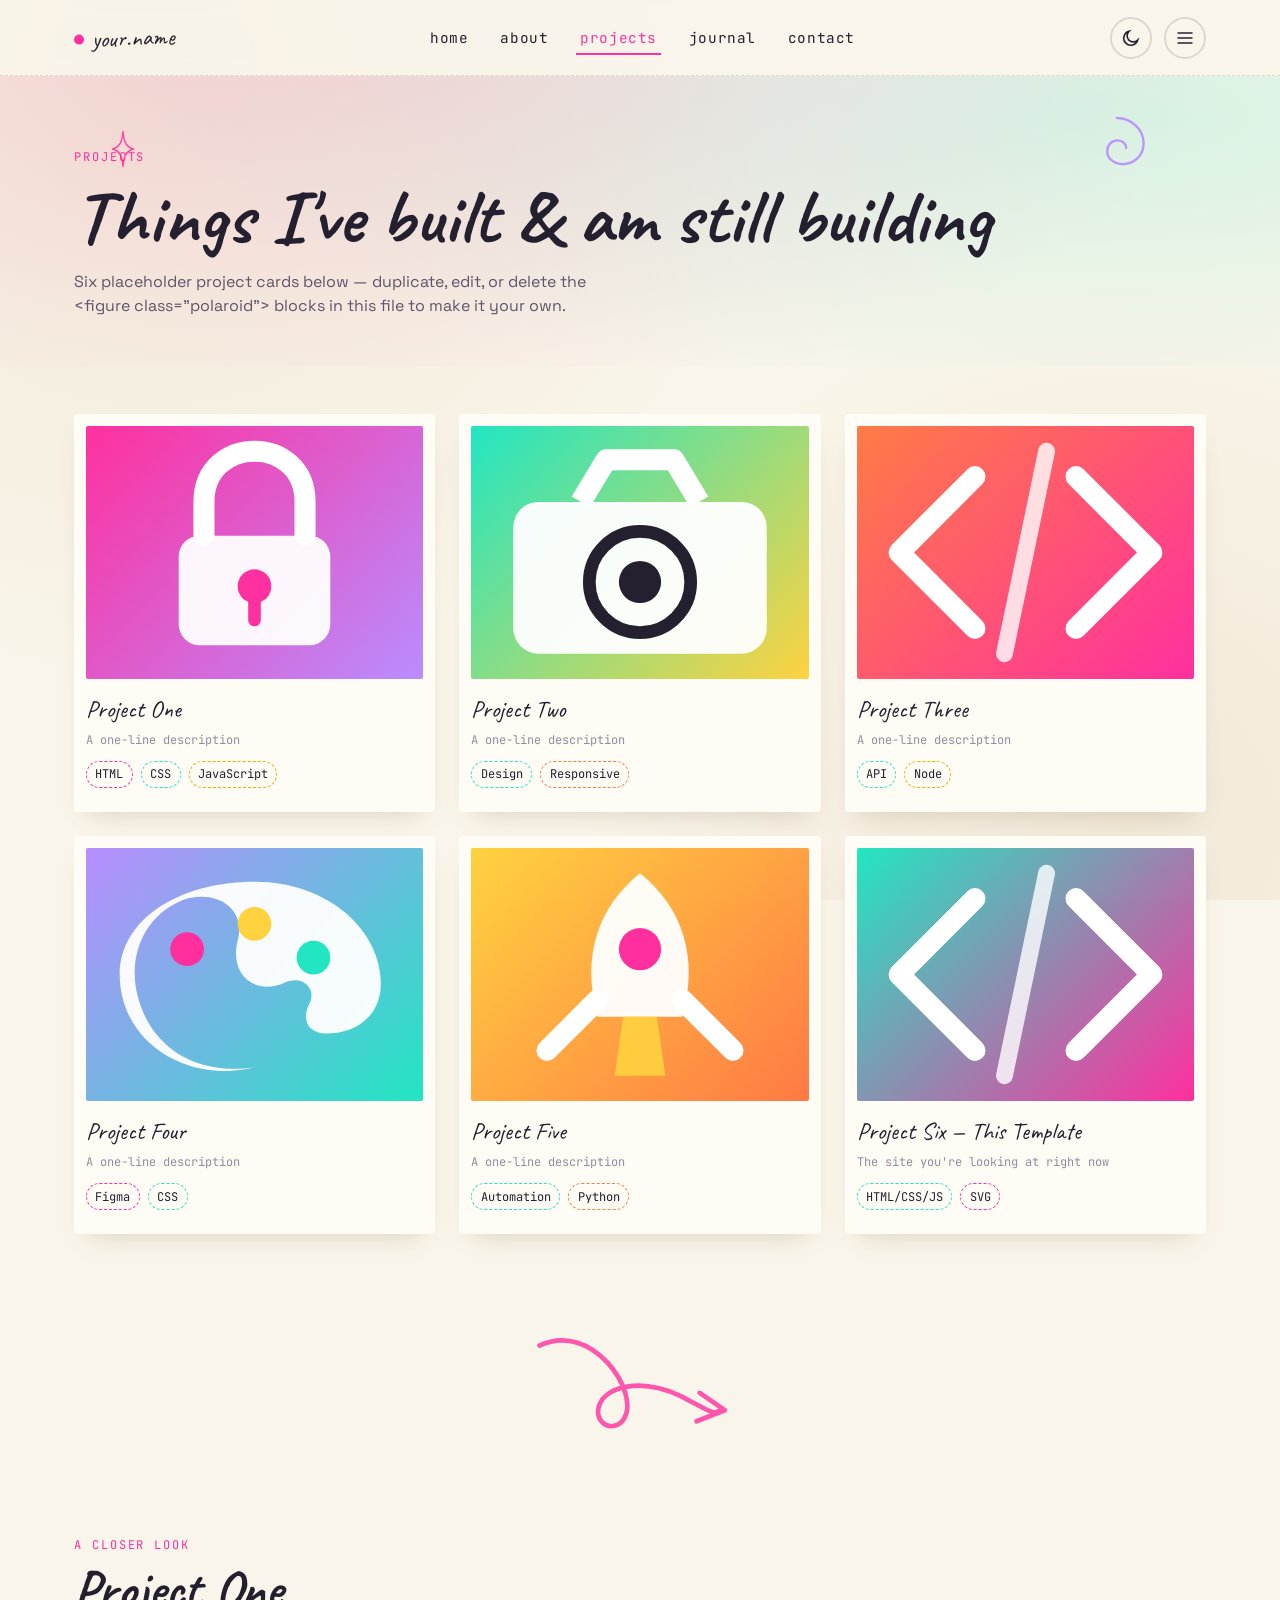
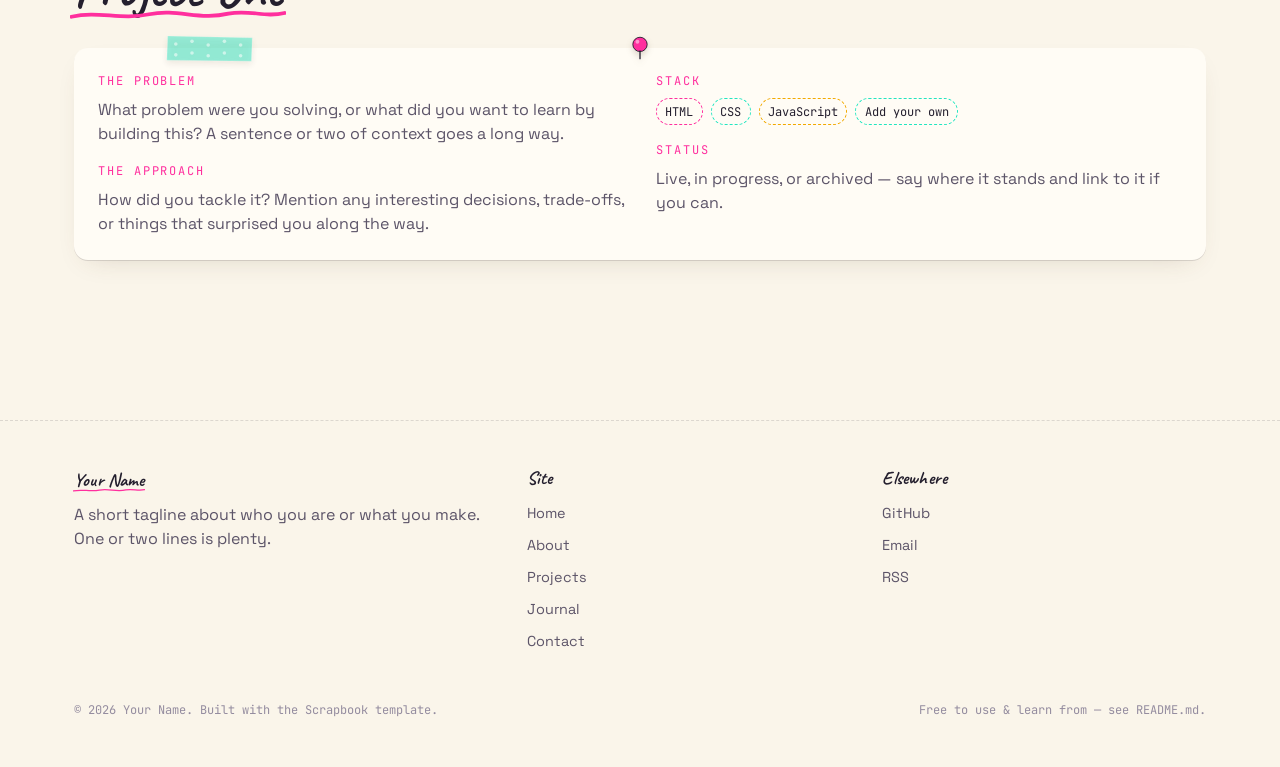
<file: projects.html>
<!DOCTYPE html>
<html lang="en">
<head>
<meta charset="UTF-8">
<meta name="viewport" content="width=device-width, initial-scale=1.0">
<title>Projects — Scrapbook Template</title>
<meta name="description" content="Projects page from the Scrapbook portfolio template — a free, beginner-friendly HTML/CSS/JS starter.">

<!--
  PROJECTS PAGE
  A polaroid grid (see .polaroid in css/components.css) plus one
  expanded "case study" card below it. Duplicate a <figure> to add
  a project card; duplicate the case-study .card for more depth
  on a specific one.
-->

<script>
  (function () {
    try {
      var saved = localStorage.getItem('scrapbook-theme');
      var theme = saved || (window.matchMedia('(prefers-color-scheme: light)').matches ? 'light' : 'dark');
      document.documentElement.setAttribute('data-theme', theme);
    } catch (e) { document.documentElement.setAttribute('data-theme', 'dark'); }
  })();
</script>

<link rel="preconnect" href="https://fonts.googleapis.com">
<link rel="preconnect" href="https://fonts.gstatic.com" crossorigin>
<link href="https://fonts.googleapis.com/css2?family=Caveat:wght@500;700&family=Space+Grotesk:wght@400;500;700&family=JetBrains+Mono:wght@400;500&display=swap" rel="stylesheet">

<link rel="stylesheet" href="css/reset.css">
<link rel="stylesheet" href="css/variables.css">
<link rel="stylesheet" href="css/base.css">
<link rel="stylesheet" href="css/layout.css">
<link rel="stylesheet" href="css/components.css">
<link rel="stylesheet" href="css/animations.css">
<link rel="stylesheet" href="css/themes.css">
</head>
<body data-page="projects">
<a class="visually-hidden" href="#main">Skip to content</a>

<header class="site-header">
  <div class="wrap">
    <a href="index.html" class="brand"><span class="brand-dot"></span>your.name</a>
    <nav class="nav-primary" aria-label="Primary">
      <ul>
        <li><a href="index.html">home</a></li>
        <li><a href="about.html">about</a></li>
        <li><a href="projects.html" aria-current="page">projects</a></li>
        <li><a href="journal.html">journal</a></li>
        <li><a href="contact.html">contact</a></li>
      </ul>
    </nav>
    <div class="header-tools">
      <button class="icon-btn theme-toggle" aria-pressed="false" aria-label="Switch to light mode">
        <svg class="icon-sun" viewBox="0 0 24 24" fill="none" stroke="currentColor" stroke-width="2"><circle cx="12" cy="12" r="4"/><path d="M12 2v2M12 20v2M4.9 4.9l1.4 1.4M17.7 17.7l1.4 1.4M2 12h2M20 12h2M4.9 19.1l1.4-1.4M17.7 6.3l1.4-1.4"/></svg>
        <svg class="icon-moon" viewBox="0 0 24 24" fill="none" stroke="currentColor" stroke-width="2"><path d="M20 14.5A8.5 8.5 0 1 1 9.5 4a7 7 0 0 0 10.5 10.5Z"/></svg>
      </button>
      <button class="icon-btn nav-toggle" aria-expanded="false" aria-controls="nav-drawer" aria-label="Open menu">
        <svg viewBox="0 0 24 24" fill="none" stroke="currentColor" stroke-width="2"><path d="M3 6h18M3 12h18M3 18h18"/></svg>
      </button>
    </div>
  </div>
</header>

<nav id="nav-drawer" class="nav-drawer" aria-label="Mobile">
  <button class="icon-btn drawer-close" aria-label="Close menu">
    <svg viewBox="0 0 24 24" fill="none" stroke="currentColor" stroke-width="2"><path d="M6 6l12 12M18 6L6 18"/></svg>
  </button>
  <ul>
    <li><a href="index.html">home</a></li>
    <li><a href="about.html">about</a></li>
    <li><a href="projects.html">projects</a></li>
    <li><a href="journal.html">journal</a></li>
    <li><a href="contact.html">contact</a></li>
  </ul>
</nav>

<main id="main">

  <section class="page-hero">
    <img src="assets/svg/star-outline.svg" class="doodle float" alt="" style="width:42px; top:18%; left:8%;" aria-hidden="true">
    <img src="assets/svg/swirl.svg" class="doodle spin-slow" alt="" style="width:70px; top:12%; right:10%;" aria-hidden="true">
    <div class="wrap">
      <p class="eyebrow reveal">projects</p>
      <h1 class="reveal" style="margin-top: var(--sp-3);">Things I've built &amp; am still building</h1>
      <p class="reveal" style="margin-top: var(--sp-3); max-width: 52ch;">
        Six placeholder project cards below — duplicate, edit, or delete the
        &lt;figure class="polaroid"&gt; blocks in this file to make it your own.
      </p>
    </div>
  </section>

  <!-- ✏️ EDIT ME — Project grid. Each <figure class="polaroid"> is one card:
       swap the icon in .thumb, the title, the one-line caption, and the tags. -->
  <section>
    <div class="wrap">
      <div class="grid-3 reveal-stagger">

        <figure class="polaroid tilt--2">
          <div class="thumb" style="--thumb-a:#ff2f9e; --thumb-b:#b98cff;">
            <img src="assets/svg/icon-lock.svg" alt="" aria-hidden="true">
          </div>
          <figcaption>Project One</figcaption>
          <p class="cap-meta">A one-line description</p>
          <div class="tag-row">
            <span class="tag tag--pink">HTML</span>
            <span class="tag">CSS</span>
            <span class="tag tag--yellow">JavaScript</span>
          </div>
        </figure>

        <figure class="polaroid tilt--4">
          <div class="thumb" style="--thumb-a:#21e6c1; --thumb-b:#ffd23f;">
            <img src="assets/svg/icon-camera.svg" alt="" aria-hidden="true">
          </div>
          <figcaption>Project Two</figcaption>
          <p class="cap-meta">A one-line description</p>
          <div class="tag-row">
            <span class="tag">Design</span>
            <span class="tag tag--orange">Responsive</span>
          </div>
        </figure>

        <figure class="polaroid tilt--1">
          <div class="thumb" style="--thumb-a:#ff7a45; --thumb-b:#ff2f9e;">
            <img src="assets/svg/icon-code.svg" alt="" aria-hidden="true">
          </div>
          <figcaption>Project Three</figcaption>
          <p class="cap-meta">A one-line description</p>
          <div class="tag-row">
            <span class="tag">API</span>
            <span class="tag tag--yellow">Node</span>
          </div>
        </figure>

        <figure class="polaroid tilt--3">
          <div class="thumb" style="--thumb-a:#b98cff; --thumb-b:#21e6c1;">
            <img src="assets/svg/icon-palette.svg" alt="" aria-hidden="true">
          </div>
          <figcaption>Project Four</figcaption>
          <p class="cap-meta">A one-line description</p>
          <div class="tag-row">
            <span class="tag tag--pink">Figma</span>
            <span class="tag">CSS</span>
          </div>
        </figure>

        <figure class="polaroid tilt--5">
          <div class="thumb" style="--thumb-a:#ffd23f; --thumb-b:#ff7a45;">
            <img src="assets/svg/icon-rocket.svg" alt="" aria-hidden="true">
          </div>
          <figcaption>Project Five</figcaption>
          <p class="cap-meta">A one-line description</p>
          <div class="tag-row">
            <span class="tag">Automation</span>
            <span class="tag tag--orange">Python</span>
          </div>
        </figure>

        <figure class="polaroid tilt--2">
          <div class="thumb" style="--thumb-a:#21e6c1; --thumb-b:#ff2f9e;">
            <img src="assets/svg/icon-code.svg" alt="" aria-hidden="true">
          </div>
          <figcaption>Project Six — This Template</figcaption>
          <p class="cap-meta">The site you're looking at right now</p>
          <div class="tag-row">
            <span class="tag">HTML/CSS/JS</span>
            <span class="tag tag--pink">SVG</span>
          </div>
        </figure>

      </div>
    </div>
  </section>

  <img src="assets/svg/arrow-curly.svg" class="doodle-divider" alt="" aria-hidden="true" style="margin-inline:auto;">

  <!-- ✏️ EDIT ME — Case study. A deeper look at one project: problem,
       approach, stack, status. Duplicate this whole <section> for a
       second case study if you want more than one. -->
  <section>
    <div class="wrap">
      <div class="section-head reveal">
        <div>
          <p class="eyebrow">a closer look</p>
          <h2 class="scribble" style="margin-top: var(--sp-2);">Project One</h2>
        </div>
      </div>
      <div class="card reveal" style="position:relative;">
        <img src="assets/svg/tape-teal.svg" class="tape" alt="" style="top:-16px; left:8%;" aria-hidden="true">
        <img src="assets/svg/pin.svg" class="pin" alt="" aria-hidden="true">
        <div class="grid-2">
          <div>
            <p class="eyebrow">the problem</p>
            <p style="margin-top: var(--sp-2);">
              What problem were you solving, or what did you want to learn by building this?
              A sentence or two of context goes a long way.
            </p>
            <p style="margin-top: var(--sp-4);" class="eyebrow">the approach</p>
            <p style="margin-top: var(--sp-2);">
              How did you tackle it? Mention any interesting decisions, trade-offs,
              or things that surprised you along the way.
            </p>
          </div>
          <div>
            <p class="eyebrow">stack</p>
            <div class="tag-row" style="margin-top: var(--sp-2);">
              <span class="tag tag--pink">HTML</span>
              <span class="tag">CSS</span>
              <span class="tag tag--yellow">JavaScript</span>
              <span class="tag">Add your own</span>
            </div>
            <p style="margin-top: var(--sp-4);" class="eyebrow">status</p>
            <p style="margin-top: var(--sp-2);">Live, in progress, or archived — say where it stands and link to it if you can.</p>
          </div>
        </div>
      </div>
    </div>
  </section>

</main>

<footer class="site-footer">
  <div class="wrap">
    <div class="footer-grid">
      <div>
        <h4 class="scribble">Your Name</h4>
        <p>A short tagline about who you are or what you make. One or two lines is plenty.</p>
      </div>
      <div>
        <h4>Site</h4>
        <ul>
          <li><a href="index.html">Home</a></li>
          <li><a href="about.html">About</a></li>
          <li><a href="projects.html">Projects</a></li>
          <li><a href="journal.html">Journal</a></li>
          <li><a href="contact.html">Contact</a></li>
        </ul>
      </div>
      <div>
        <h4>Elsewhere</h4>
        <ul>
          <li><a href="https://github.com" target="_blank" rel="noopener">GitHub</a></li>
          <li><a href="mailto:hello@yourdomain.com">Email</a></li>
          <li><a href="#">RSS</a></li>
        </ul>
      </div>
    </div>
    <div class="footer-bottom">
      <span>&copy; <span id="year"></span> Your Name. Built with the Scrapbook template.</span>
      <span>Free to use &amp; learn from — see README.md.</span>
    </div>
  </div>
</footer>

<script src="js/theme.js"></script>
<script src="js/nav.js"></script>
<script src="js/animations.js"></script>
<script src="js/main.js"></script>
</body>
</html>
</file>
<file: css/variables.css>
/* ==========================================================================
   variables.css — design tokens
   Scrapbook portfolio template. Change these to reskin the whole site.

   👉 TRY THIS: change --accent-pink below to any color and reload — every
   button, tag, and underline that uses it updates everywhere at once.
   That's the whole point of CSS custom properties (variables): define a
   value once, reuse it by name, change it in every other file with
   var(--accent-pink) instead of retyping the hex code.
   ========================================================================== */

:root {
  /* ---- type ---- */
  --font-display: 'Caveat', 'Segoe Script', cursive;
  --font-body: 'Space Grotesk', 'Helvetica Neue', Arial, sans-serif;
  --font-mono: 'JetBrains Mono', 'Courier New', monospace;

  --fs-xs: 0.75rem;
  --fs-sm: 0.9rem;
  --fs-base: 1rem;
  --fs-md: 1.15rem;
  --fs-lg: 1.5rem;
  --fs-xl: 2.25rem;
  --fs-2xl: 3.25rem;
  --fs-3xl: 4.75rem;

  /* ---- spacing ---- */
  --sp-1: 0.25rem;
  --sp-2: 0.5rem;
  --sp-3: 0.75rem;
  --sp-4: 1rem;
  --sp-5: 1.5rem;
  --sp-6: 2rem;
  --sp-7: 3rem;
  --sp-8: 4.5rem;
  --sp-9: 7rem;

  /* ---- shape ---- */
  --radius-sm: 6px;
  --radius-md: 14px;
  --radius-lg: 22px;
  --paper-edge: 2px solid currentColor;

  /* ---- motion ---- */
  --ease-wobble: cubic-bezier(.68,-0.4,.27,1.4);
  --ease-soft: cubic-bezier(.22,1,.36,1);
  --dur-fast: 150ms;
  --dur-mid: 320ms;
  --dur-slow: 640ms;

  /* ---- layout ---- */
  --content-width: 1180px;
  --header-height: 76px;

  /* ---- accent palette (shared across themes) ---- */
  --accent-pink: #ff2f9e;
  --accent-pink-dim: #d1237f;
  --accent-yellow: #ffcf3f;
  --accent-teal: #21e6c1;
  --accent-orange: #ff7a45;
  --accent-lilac: #b98cff;
}

/* ---------------- Dark theme (default) ---------------- */
:root,
[data-theme='dark'] {
  --bg: #15121c;
  --bg-alt: #1c1826;
  --paper: #211d2c;
  --paper-2: #26212f;
  --ink: #f6f1e8;
  --ink-soft: #b7aec7;
  --ink-faint: #7c7591;
  --line: rgba(246, 241, 232, 0.14);
  --tape-tint: rgba(255, 255, 255, 0.14);
  --shadow-color: rgba(0, 0, 0, 0.55);
  --scrim: rgba(21, 18, 28, 0.82);
  --accent-yellow: #ffd23f;
}

/* ---------------- Light theme ---------------- */
[data-theme='light'] {
  --bg: #faf5ea;
  --bg-alt: #f1e9d8;
  --paper: #fffcf5;
  --paper-2: #fff8ec;
  --ink: #241f2e;
  --ink-soft: #5c5468;
  --ink-faint: #948c9f;
  --line: rgba(36, 31, 46, 0.14);
  --tape-tint: rgba(36, 31, 46, 0.1);
  --shadow-color: rgba(90, 70, 40, 0.22);
  --scrim: rgba(250, 245, 234, 0.86);
  --accent-yellow: #f2a900;
}
</file>
<file: css/base.css>
/* ==========================================================================
   base.css — typography & global element defaults
   ========================================================================== */

body {
  background-color: var(--bg);
  color: var(--ink);
  font-family: var(--font-body);
  font-size: var(--fs-base);
  transition: background-color var(--dur-mid) var(--ease-soft),
              color var(--dur-mid) var(--ease-soft);
  background-image:
    radial-gradient(circle at 12% 8%, var(--bg-alt) 0%, transparent 45%),
    radial-gradient(circle at 88% 92%, var(--bg-alt) 0%, transparent 40%);
  background-attachment: fixed;
  overflow-x: hidden;
}

/* paper grain overlay, purely decorative */
body::before {
  content: '';
  position: fixed;
  inset: 0;
  pointer-events: none;
  z-index: 2000;
  opacity: 0.5;
  mix-blend-mode: overlay;
  background-image: url("data:image/svg+xml,%3Csvg xmlns='http://www.w3.org/2000/svg' width='140' height='140'%3E%3Cfilter id='n'%3E%3CfeTurbulence type='fractalNoise' baseFrequency='0.9' numOctaves='2' stitchTiles='stitch'/%3E%3CfeColorMatrix type='saturate' values='0'/%3E%3C/filter%3E%3Crect width='100%25' height='100%25' filter='url(%23n)' opacity='0.06'/%3E%3C/svg%3E");
}

h1, h2, h3, h4 {
  font-family: var(--font-display);
  font-weight: 700;
  line-height: 1.05;
  letter-spacing: 0.2px;
}

h1 { font-size: var(--fs-3xl); }
h2 { font-size: var(--fs-2xl); }
h3 { font-size: var(--fs-xl); }
h4 { font-size: var(--fs-lg); }

p { color: var(--ink-soft); max-width: 62ch; }

.eyebrow {
  font-family: var(--font-mono);
  font-size: var(--fs-xs);
  text-transform: uppercase;
  letter-spacing: 0.16em;
  color: var(--accent-pink);
}

a.inline-link {
  color: var(--ink);
  border-bottom: 2px solid var(--accent-pink);
  padding-bottom: 1px;
  transition: color var(--dur-fast) var(--ease-soft), border-color var(--dur-fast) var(--ease-soft);
}
a.inline-link:hover { color: var(--accent-pink); }

::selection {
  background: var(--accent-pink);
  color: #fff;
}

/* visible focus ring for keyboard users, kept even though it's not decorative */
:focus-visible {
  outline: 3px solid var(--accent-teal);
  outline-offset: 3px;
  border-radius: 4px;
}

/* scribble underline — hand-drawn SVG mask that draws itself in on scroll */
.scribble {
  position: relative;
  display: inline-block;
}
.scribble::after {
  content: '';
  position: absolute;
  left: -2%;
  right: -2%;
  bottom: -0.14em;
  height: 0.3em;
  background-image: url('../assets/svg/scribble-underline.svg');
  background-repeat: no-repeat;
  background-size: 100% 100%;
  transform: scaleX(0);
  transform-origin: left center;
  transition: transform var(--dur-slow) var(--ease-soft);
}
.scribble.in-view::after { transform: scaleX(1); }

.visually-hidden {
  position: absolute;
  width: 1px; height: 1px;
  overflow: hidden;
  clip: rect(0 0 0 0);
  white-space: nowrap;
}

::-webkit-scrollbar { width: 12px; }
::-webkit-scrollbar-track { background: var(--bg); }
::-webkit-scrollbar-thumb {
  background: var(--accent-pink-dim);
  border-radius: 8px;
  border: 3px solid var(--bg);
}
</file>
<file: css/layout.css>
/* ==========================================================================
   layout.css — structural layout: header, footer, grids, containers
   ========================================================================== */

.wrap {
  max-width: var(--content-width);
  margin-inline: auto;
  padding-inline: var(--sp-5);
}

/* ---------------- Header / nav ---------------- */
.site-header {
  position: sticky;
  top: 0;
  z-index: 900;
  height: var(--header-height);
  display: flex;
  align-items: center;
  background: color-mix(in srgb, var(--bg) 86%, transparent);
  backdrop-filter: blur(10px);
  border-bottom: 1px dashed var(--line);
}

.site-header .wrap {
  width: 100%;
  display: flex;
  align-items: center;
  justify-content: space-between;
  gap: var(--sp-4);
}

.brand {
  font-family: var(--font-display);
  font-size: var(--fs-lg);
  display: inline-flex;
  align-items: center;
  gap: var(--sp-2);
  transform: rotate(-2deg);
}
.brand .brand-dot {
  width: 10px; height: 10px;
  border-radius: 50%;
  background: var(--accent-pink);
  display: inline-block;
}

.nav-primary {
  display: flex;
  align-items: center;
  gap: var(--sp-6);
}
.nav-primary ul { display: flex; gap: var(--sp-5); }
.nav-primary a {
  font-family: var(--font-mono);
  font-size: var(--fs-sm);
  text-transform: lowercase;
  letter-spacing: 0.04em;
  position: relative;
  padding: var(--sp-1) var(--sp-1);
}
.nav-primary a::after {
  content: '';
  position: absolute;
  left: 0; right: 0; bottom: -4px;
  height: 2px;
  background: var(--accent-pink);
  transform: scaleX(0);
  transform-origin: left;
  transition: transform var(--dur-fast) var(--ease-soft);
}
.nav-primary a:hover::after,
.nav-primary a[aria-current='page']::after { transform: scaleX(1); }
.nav-primary a[aria-current='page'] { color: var(--accent-pink); }

.header-tools {
  display: flex;
  align-items: center;
  gap: var(--sp-3);
}

.nav-toggle {
  display: none;
  width: 42px; height: 42px;
  align-items: center;
  justify-content: center;
  border-radius: var(--radius-sm);
}

/* ---------------- Mobile nav ---------------- */
.nav-drawer {
  position: fixed;
  inset: 0;
  z-index: 950;
  background: var(--scrim);
  backdrop-filter: blur(6px);
  display: flex;
  flex-direction: column;
  align-items: center;
  justify-content: center;
  gap: var(--sp-6);
  opacity: 0;
  pointer-events: none;
  transform: translateY(-8px);
  transition: opacity var(--dur-mid) var(--ease-soft), transform var(--dur-mid) var(--ease-soft);
}
.nav-drawer.is-open {
  opacity: 1;
  pointer-events: auto;
  transform: translateY(0);
}
.nav-drawer ul {
  display: flex;
  flex-direction: column;
  align-items: center;
  gap: var(--sp-5);
}
.nav-drawer a {
  font-family: var(--font-display);
  font-size: var(--fs-2xl);
}
.nav-drawer .drawer-close {
  position: absolute;
  top: var(--sp-5);
  right: var(--sp-5);
  width: 46px; height: 46px;
}

body.nav-open { overflow: hidden; }

@media (max-width: 860px) {
  .nav-primary { display: none; }
  .nav-toggle { display: inline-flex; }
}

/* ---------------- Footer ---------------- */
.site-footer {
  border-top: 1px dashed var(--line);
  margin-top: var(--sp-9);
  padding-block: var(--sp-7);
}
.footer-grid {
  display: grid;
  grid-template-columns: 1.3fr 1fr 1fr;
  gap: var(--sp-6);
}
.footer-grid h4 { font-size: var(--fs-md); margin-bottom: var(--sp-3); }
.footer-grid ul { display: flex; flex-direction: column; gap: var(--sp-2); }
.footer-grid a { color: var(--ink-soft); font-size: var(--fs-sm); }
.footer-grid a:hover { color: var(--accent-pink); }
.footer-bottom {
  margin-top: var(--sp-7);
  display: flex;
  justify-content: space-between;
  align-items: center;
  font-family: var(--font-mono);
  font-size: var(--fs-xs);
  color: var(--ink-faint);
  flex-wrap: wrap;
  gap: var(--sp-2);
}

@media (max-width: 720px) {
  .footer-grid { grid-template-columns: 1fr; }
}

/* ---------------- Page scaffolding ---------------- */
.page-hero {
  position: relative;
  padding-block: var(--sp-8) var(--sp-7);
  overflow: hidden;
}

section { position: relative; padding-block: var(--sp-7); }

.section-head {
  display: flex;
  align-items: flex-end;
  justify-content: space-between;
  gap: var(--sp-4);
  margin-bottom: var(--sp-6);
  flex-wrap: wrap;
}

/* generic responsive grids */
.grid-2 { display: grid; grid-template-columns: 1fr 1fr; gap: var(--sp-6); }
.grid-3 { display: grid; grid-template-columns: repeat(3, 1fr); gap: var(--sp-5); }
.grid-4 { display: grid; grid-template-columns: repeat(4, 1fr); gap: var(--sp-4); }

@media (max-width: 960px) {
  .grid-3 { grid-template-columns: repeat(2, 1fr); }
  .grid-4 { grid-template-columns: repeat(2, 1fr); }
}
@media (max-width: 640px) {
  .grid-2, .grid-3, .grid-4 { grid-template-columns: 1fr; }
  h1 { font-size: var(--fs-2xl); }
  h2 { font-size: var(--fs-xl); }
  .page-hero { padding-block: var(--sp-7) var(--sp-6); }
}
</file>
<file: css/components.css>
/* ==========================================================================
   components.css — buttons, cards, tape, stickers, tags, forms
   ========================================================================== */

/* ---------------- Buttons ---------------- */
.btn {
  display: inline-flex;
  align-items: center;
  gap: var(--sp-2);
  font-family: var(--font-mono);
  font-size: var(--fs-sm);
  padding: 0.75em 1.4em;
  border-radius: var(--radius-md);
  border: 2px solid var(--ink);
  transition: transform var(--dur-fast) var(--ease-wobble), box-shadow var(--dur-fast) var(--ease-soft), background var(--dur-fast);
}
.btn:hover { transform: translateY(-3px) rotate(-1deg); }
.btn:active { transform: translateY(0) rotate(0); }

.btn-primary {
  background: var(--accent-pink);
  border-color: var(--accent-pink);
  color: #fff;
  box-shadow: 4px 4px 0 var(--ink);
}
.btn-primary:hover { box-shadow: 6px 6px 0 var(--ink); }

.btn-ghost {
  background: transparent;
  color: var(--ink);
  box-shadow: 4px 4px 0 var(--accent-pink);
}
.btn-ghost:hover { box-shadow: 6px 6px 0 var(--accent-pink); }

/* ---------------- Icon buttons (theme toggle, nav toggle) ---------------- */
.icon-btn {
  width: 42px; height: 42px;
  border-radius: 50%;
  display: inline-flex;
  align-items: center;
  justify-content: center;
  border: 2px solid var(--line);
  color: var(--ink);
  transition: transform var(--dur-mid) var(--ease-wobble), border-color var(--dur-fast);
}
.icon-btn:hover { border-color: var(--accent-pink); transform: rotate(-12deg); }
.icon-btn svg { width: 20px; height: 20px; }

.theme-toggle .icon-moon { display: none; }
[data-theme='light'] .theme-toggle .icon-sun { display: none; }
[data-theme='light'] .theme-toggle .icon-moon { display: block; }

/* ---------------- Tape ---------------- */
.tape {
  position: absolute;
  width: 90px;
  height: 34px;
  pointer-events: none;
  opacity: 0.9;
  filter: drop-shadow(0 3px 3px var(--shadow-color));
  z-index: 4;
}
.tape img, .tape svg { width: 100%; height: 100%; }

/* ---------------- Paper card base ---------------- */
.card {
  position: relative;
  background: var(--paper);
  border-radius: var(--radius-md);
  padding: var(--sp-5);
  box-shadow: 0 10px 26px -14px var(--shadow-color), 0 1px 0 var(--line);
  transition: transform var(--dur-mid) var(--ease-wobble), box-shadow var(--dur-mid) var(--ease-soft);
}
.card:hover {
  transform: translateY(-6px) rotate(var(--tilt, -1deg));
  box-shadow: 0 18px 34px -16px var(--shadow-color), 0 1px 0 var(--line);
}

/* ---------------- Polaroid (projects) ---------------- */
.polaroid {
  background: var(--paper);
  padding: var(--sp-3) var(--sp-3) var(--sp-5);
  border-radius: 4px;
  box-shadow: 0 14px 26px -14px var(--shadow-color);
  transform: rotate(var(--tilt, -2deg));
  transition: transform var(--dur-mid) var(--ease-wobble), box-shadow var(--dur-mid);
  position: relative;
}
.polaroid:hover {
  transform: rotate(0deg) translateY(-6px) scale(1.02);
  box-shadow: 0 22px 36px -16px var(--shadow-color);
}
.polaroid .thumb {
  aspect-ratio: 4/3;
  border-radius: 2px;
  overflow: hidden;
  background: linear-gradient(135deg, var(--thumb-a, var(--accent-pink)), var(--thumb-b, var(--accent-lilac)));
  display: flex;
  align-items: center;
  justify-content: center;
}
.polaroid .thumb svg { width: 46%; opacity: 0.9; }
.polaroid figcaption {
  padding-top: var(--sp-3);
  font-family: var(--font-display);
  font-size: var(--fs-lg);
}
.polaroid .cap-meta {
  font-family: var(--font-mono);
  font-size: var(--fs-xs);
  color: var(--ink-faint);
  margin-top: var(--sp-1);
}

/* ---------------- Tags ---------------- */
.tag-row { display: flex; flex-wrap: wrap; gap: var(--sp-2); margin-top: var(--sp-3); }
.tag {
  font-family: var(--font-mono);
  font-size: var(--fs-xs);
  padding: 0.3em 0.7em;
  border-radius: 999px;
  border: 1.5px dashed var(--accent-teal);
  color: var(--ink);
}
.tag--pink { border-color: var(--accent-pink); }
.tag--yellow { border-color: var(--accent-yellow); }
.tag--orange { border-color: var(--accent-orange); }

/* ---------------- Sticky note ---------------- */
.sticky-note {
  background: var(--accent-yellow);
  color: #2a2200;
  padding: var(--sp-5);
  border-radius: 2px;
  box-shadow: 0 10px 20px -12px var(--shadow-color);
  transform: rotate(var(--tilt, 2deg));
  font-family: var(--font-display);
  font-size: var(--fs-md);
}

/* ---------------- Pin ---------------- */
.pin {
  position: absolute;
  top: -14px;
  left: 50%;
  transform: translateX(-50%);
  width: 26px; height: 26px;
  z-index: 5;
  filter: drop-shadow(0 3px 3px var(--shadow-color));
}

/* ---------------- Journal entry ---------------- */
.journal-entry {
  display: grid;
  grid-template-columns: 130px 1fr;
  gap: var(--sp-5);
  padding-block: var(--sp-6);
  border-bottom: 1px dashed var(--line);
}
.journal-entry:last-child { border-bottom: none; }
.journal-date {
  font-family: var(--font-mono);
  font-size: var(--fs-xs);
  color: var(--accent-pink);
  padding-top: var(--sp-1);
}
.journal-entry h3 { margin-bottom: var(--sp-2); }

@media (max-width: 640px) {
  .journal-entry { grid-template-columns: 1fr; gap: var(--sp-2); }
}

/* ---------------- Stat / skill chips ---------------- */
.chip-cloud { display: flex; flex-wrap: wrap; gap: var(--sp-3); }
.chip {
  font-family: var(--font-mono);
  font-size: var(--fs-sm);
  padding: 0.55em 1em;
  background: var(--paper);
  border-radius: var(--radius-sm);
  border: 1px solid var(--line);
  transform: rotate(var(--tilt, 0deg));
  transition: transform var(--dur-fast) var(--ease-wobble), border-color var(--dur-fast);
}
.chip:hover { border-color: var(--accent-pink); transform: rotate(-3deg) scale(1.05); }

/* ---------------- Forms (contact page) ---------------- */
.field {
  display: flex;
  flex-direction: column;
  gap: var(--sp-2);
  margin-bottom: var(--sp-5);
}
.field label {
  font-family: var(--font-mono);
  font-size: var(--fs-xs);
  text-transform: uppercase;
  letter-spacing: 0.1em;
  color: var(--ink-soft);
}
.field input, .field textarea {
  background: var(--paper);
  border: 2px solid var(--line);
  border-radius: var(--radius-sm);
  padding: 0.85em 1em;
  font-family: var(--font-body);
  color: var(--ink);
  transition: border-color var(--dur-fast) var(--ease-soft);
}
.field input:focus, .field textarea:focus {
  border-color: var(--accent-pink);
  outline: none;
}
.field textarea { resize: vertical; min-height: 140px; }
.form-note {
  font-family: var(--font-mono);
  font-size: var(--fs-xs);
  color: var(--ink-faint);
}
.form-status {
  font-family: var(--font-mono);
  font-size: var(--fs-sm);
  margin-top: var(--sp-3);
  min-height: 1.4em;
}
.form-status.is-success { color: var(--accent-teal); }

/* ---------------- Divider doodle ---------------- */
.doodle-divider {
  width: 100%;
  max-width: 220px;
  margin-block: var(--sp-6);
  opacity: 0.8;
}

/* ---------------- Corkboard (home) ---------------- */
.corkboard {
  position: relative;
  border-radius: var(--radius-lg);
  padding: var(--sp-7);
  background:
    repeating-linear-gradient(45deg, transparent 0 2px, rgba(0,0,0,0.02) 2px 4px),
    var(--bg-alt);
  border: 1px dashed var(--line);
  overflow: hidden;
}

/* ---------------- Scattered figure wrapper for decorative SVGs ---------------- */
.doodle {
  position: absolute;
  pointer-events: none;
  opacity: 0.9;
  z-index: 1;
}

/* Utility rotation classes so markup can vary tilt without inline styles */
.tilt--1 { --tilt: -4deg; }
.tilt--2 { --tilt: -2deg; }
.tilt--3 { --tilt: 1.5deg; }
.tilt--4 { --tilt: 3deg; }
.tilt--5 { --tilt: -1deg; }
</file>
<file: css/animations.css>
/* ==========================================================================
   animations.css — keyframes & scroll-reveal utilities
   ========================================================================== */

@keyframes float-y {
  0%, 100% { transform: translateY(0) rotate(var(--r, 0deg)); }
  50% { transform: translateY(-10px) rotate(var(--r, 0deg)); }
}
@keyframes float-slow {
  0%, 100% { transform: translateY(0) rotate(var(--r, 0deg)); }
  50% { transform: translateY(-16px) rotate(calc(var(--r, 0deg) + 4deg)); }
}
@keyframes spin-slow {
  to { transform: rotate(360deg); }
}
@keyframes wiggle {
  0%, 100% { transform: rotate(-3deg); }
  50% { transform: rotate(3deg); }
}
@keyframes pop-in {
  0% { opacity: 0; transform: scale(0.85) translateY(14px); }
  100% { opacity: 1; transform: scale(1) translateY(0); }
}
@keyframes draw-line {
  to { stroke-dashoffset: 0; }
}
@keyframes blink {
  0%, 100% { opacity: 1; }
  50% { opacity: 0; }
}

.float { animation: float-y 5s ease-in-out infinite; }
.float-slow { animation: float-slow 8s ease-in-out infinite; }
.spin-slow { animation: spin-slow 22s linear infinite; }

/* generic scroll reveal */
.reveal {
  opacity: 0;
  transform: translateY(28px);
  transition: opacity var(--dur-slow) var(--ease-soft), transform var(--dur-slow) var(--ease-soft);
}
.reveal.in-view {
  opacity: 1;
  transform: translateY(0);
}
.reveal-stagger > * {
  opacity: 0;
  transform: translateY(24px);
  transition: opacity var(--dur-slow) var(--ease-soft), transform var(--dur-slow) var(--ease-soft);
}
.reveal-stagger.in-view > * { opacity: 1; transform: translateY(0); }
.reveal-stagger.in-view > *:nth-child(1) { transition-delay: 0ms; }
.reveal-stagger.in-view > *:nth-child(2) { transition-delay: 80ms; }
.reveal-stagger.in-view > *:nth-child(3) { transition-delay: 160ms; }
.reveal-stagger.in-view > *:nth-child(4) { transition-delay: 240ms; }
.reveal-stagger.in-view > *:nth-child(5) { transition-delay: 320ms; }
.reveal-stagger.in-view > *:nth-child(6) { transition-delay: 400ms; }

@media (prefers-reduced-motion: reduce) {
  .float, .float-slow, .spin-slow { animation: none; }
  .reveal, .reveal-stagger > * {
    opacity: 1 !important;
    transform: none !important;
  }
}
</file>
<file: css/themes.css>
/* ==========================================================================
   themes.css — theme-dependent flourishes layered on top of variables.css
   ========================================================================== */

/* smooth theme swap for every color-bearing element */
body, .card, .polaroid, .chip, .btn, .field input, .field textarea, .site-header {
  transition: background-color var(--dur-mid) var(--ease-soft),
              color var(--dur-mid) var(--ease-soft),
              border-color var(--dur-mid) var(--ease-soft),
              box-shadow var(--dur-mid) var(--ease-soft);
}

/* hero backdrop glow differs per theme so neon pink reads correctly on both */
[data-theme='dark'] .page-hero::before {
  content: '';
  position: absolute;
  inset: -20% -10% auto -10%;
  height: 480px;
  background: radial-gradient(ellipse at 30% 0%, rgba(255,47,158,0.22), transparent 60%),
              radial-gradient(ellipse at 80% 20%, rgba(33,230,193,0.14), transparent 55%);
  z-index: 0;
  pointer-events: none;
}
[data-theme='light'] .page-hero::before {
  content: '';
  position: absolute;
  inset: -20% -10% auto -10%;
  height: 480px;
  background: radial-gradient(ellipse at 30% 0%, rgba(255,47,158,0.14), transparent 60%),
              radial-gradient(ellipse at 80% 20%, rgba(33,230,193,0.16), transparent 55%);
  z-index: 0;
  pointer-events: none;
}

/* prevent theme-swap flash: hidden until theme.js sets data-theme */
html:not([data-theme]) body { visibility: hidden; }
</file>
